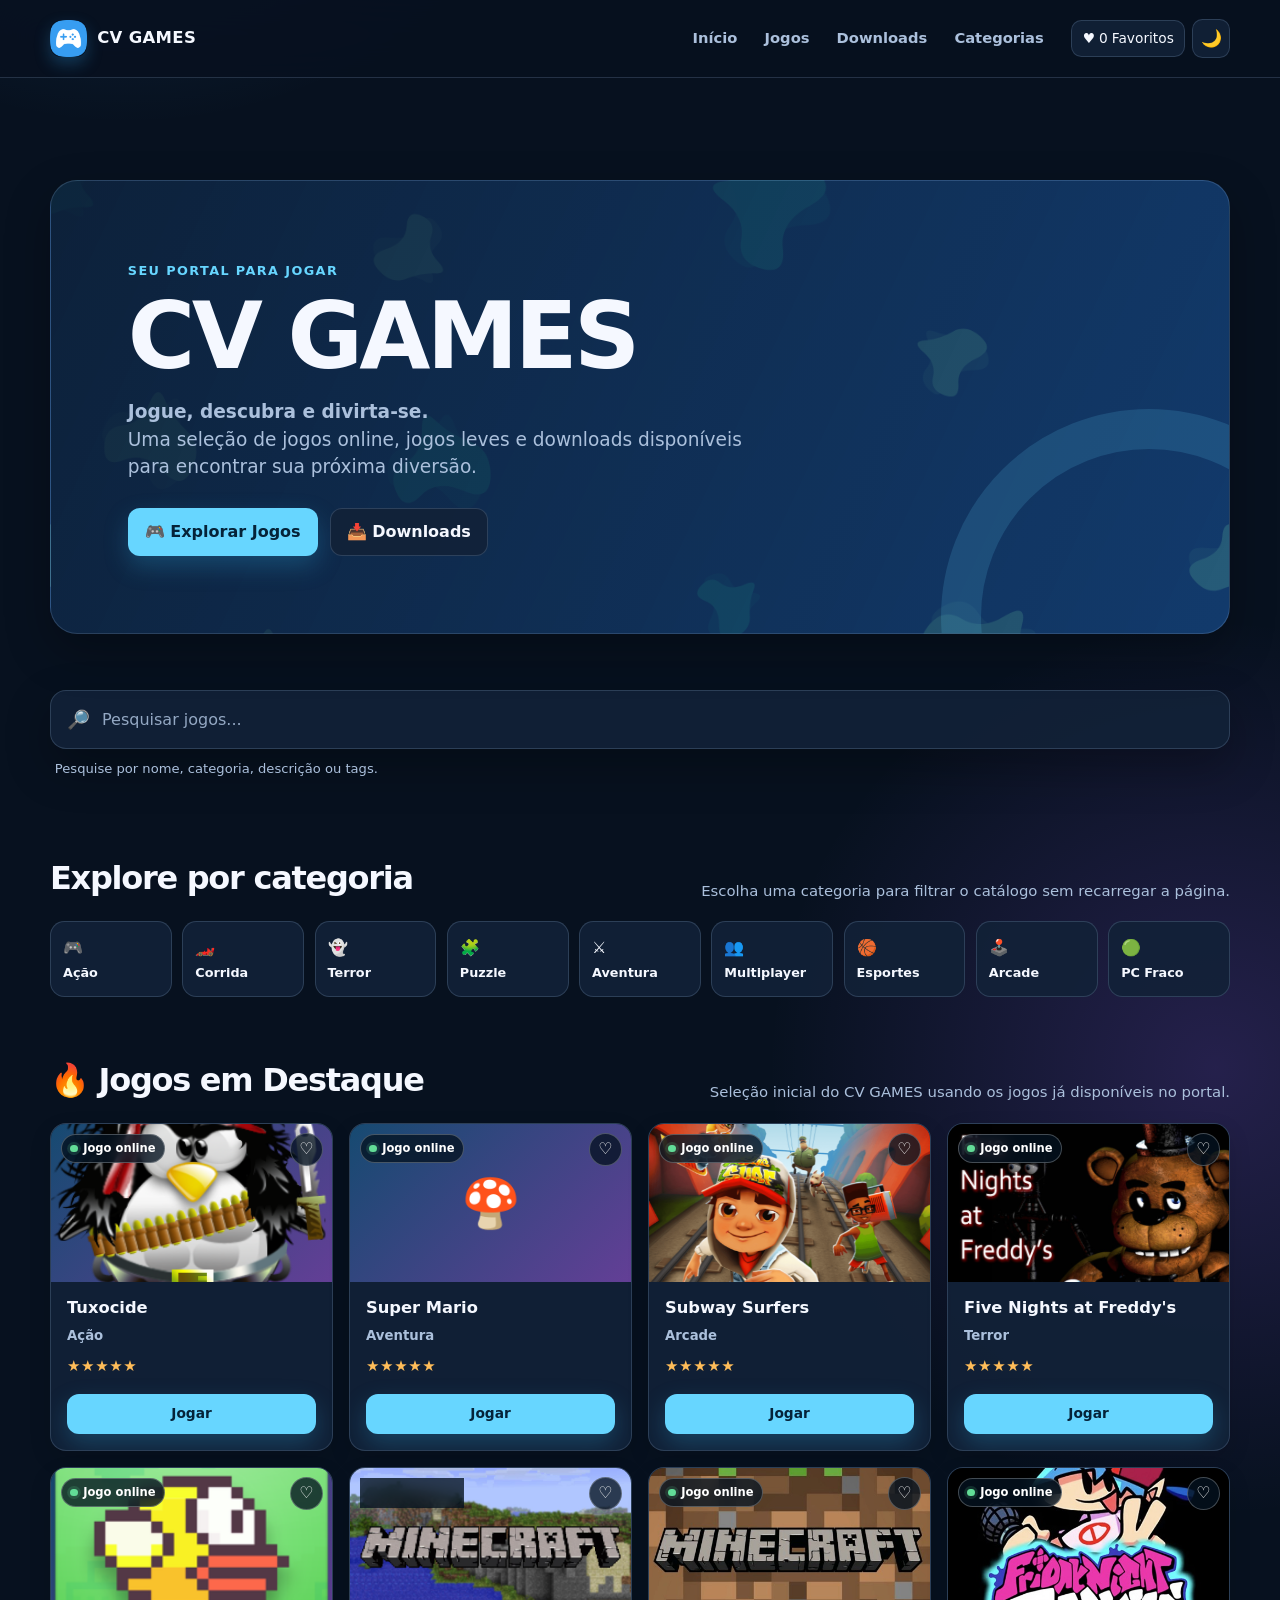
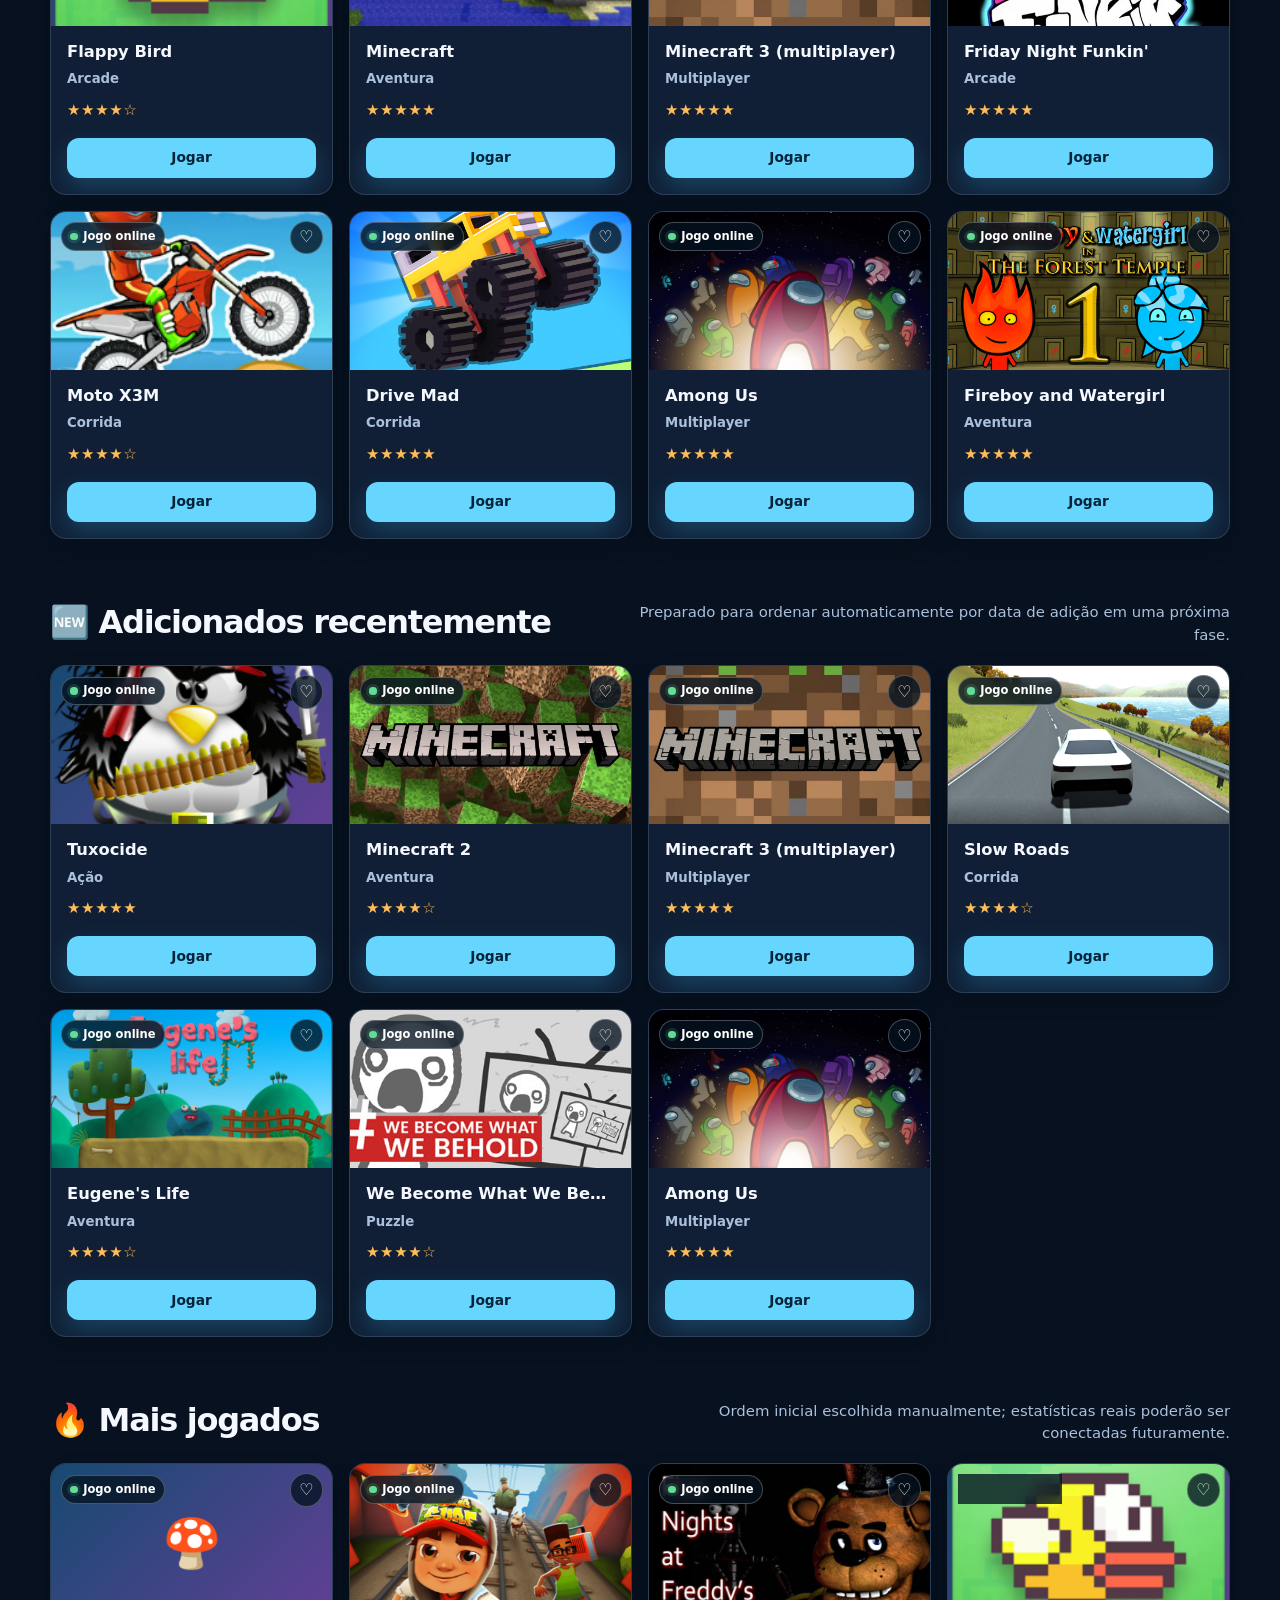
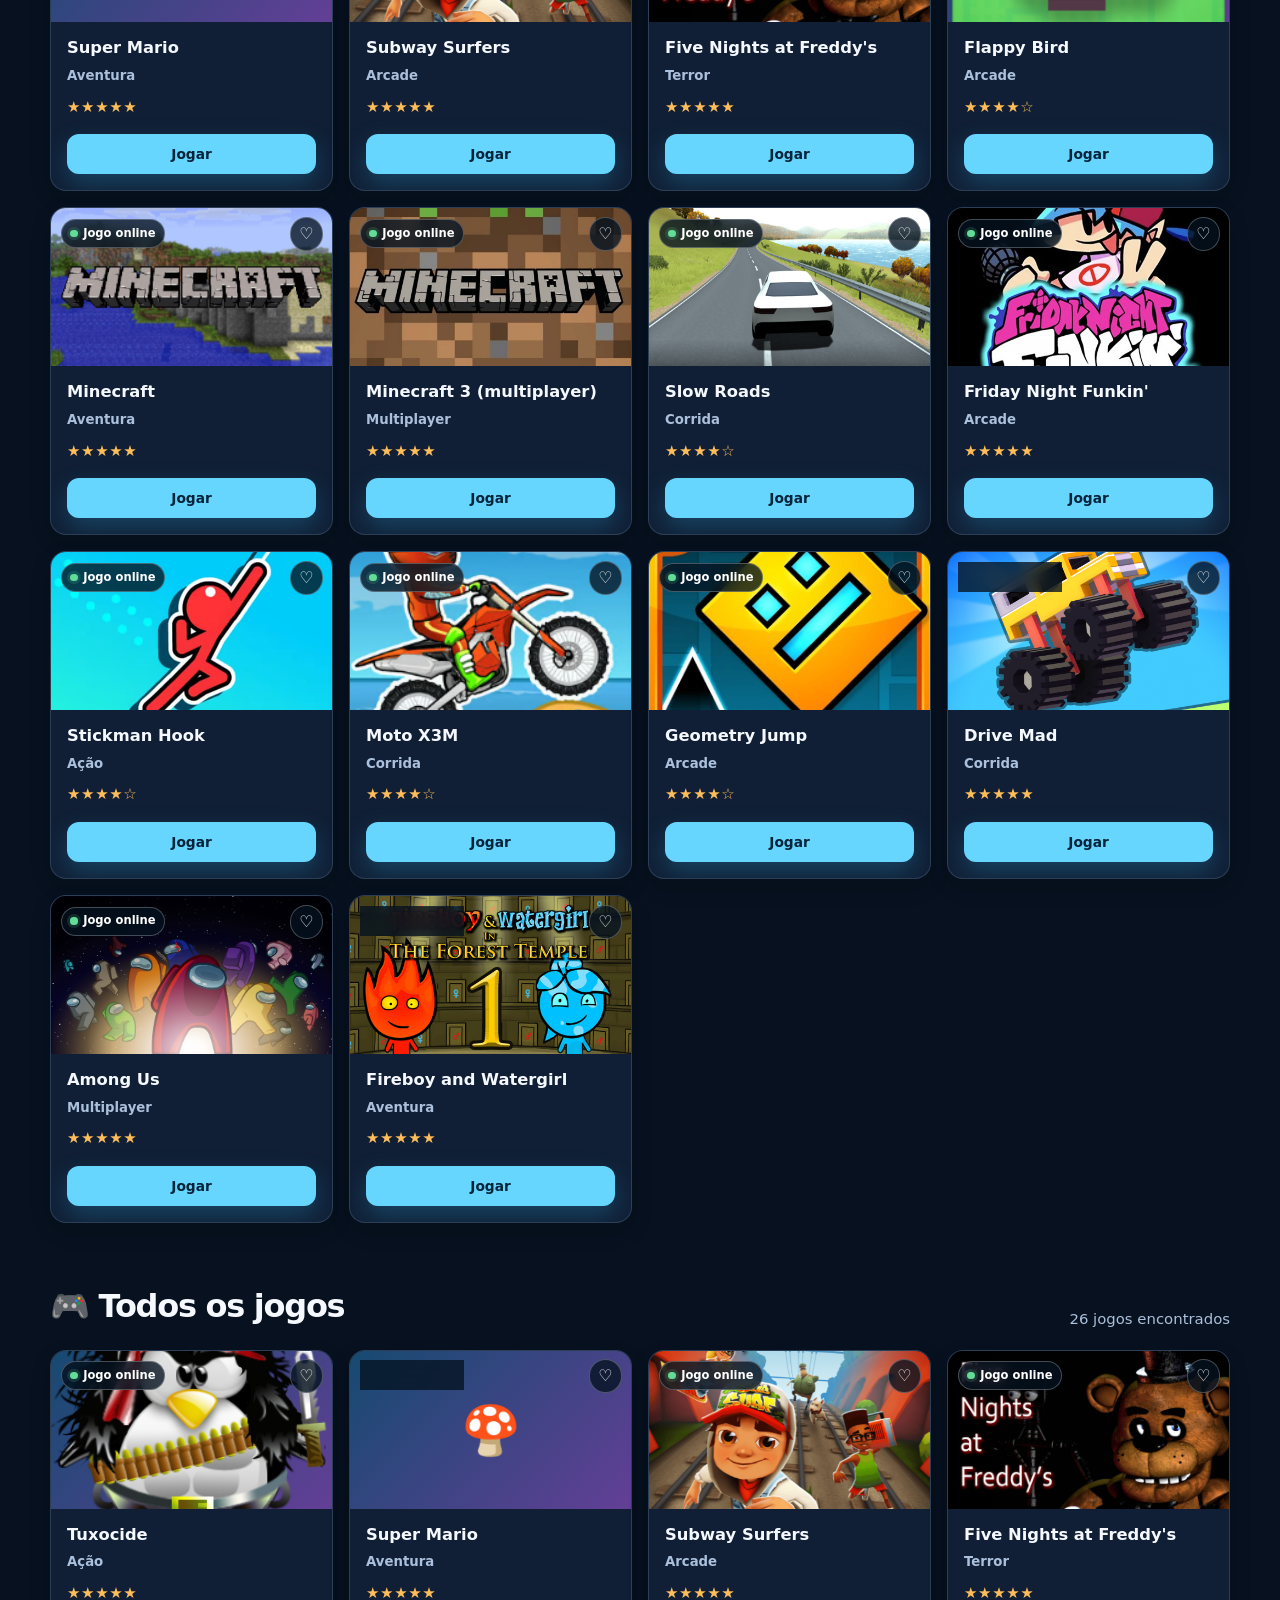
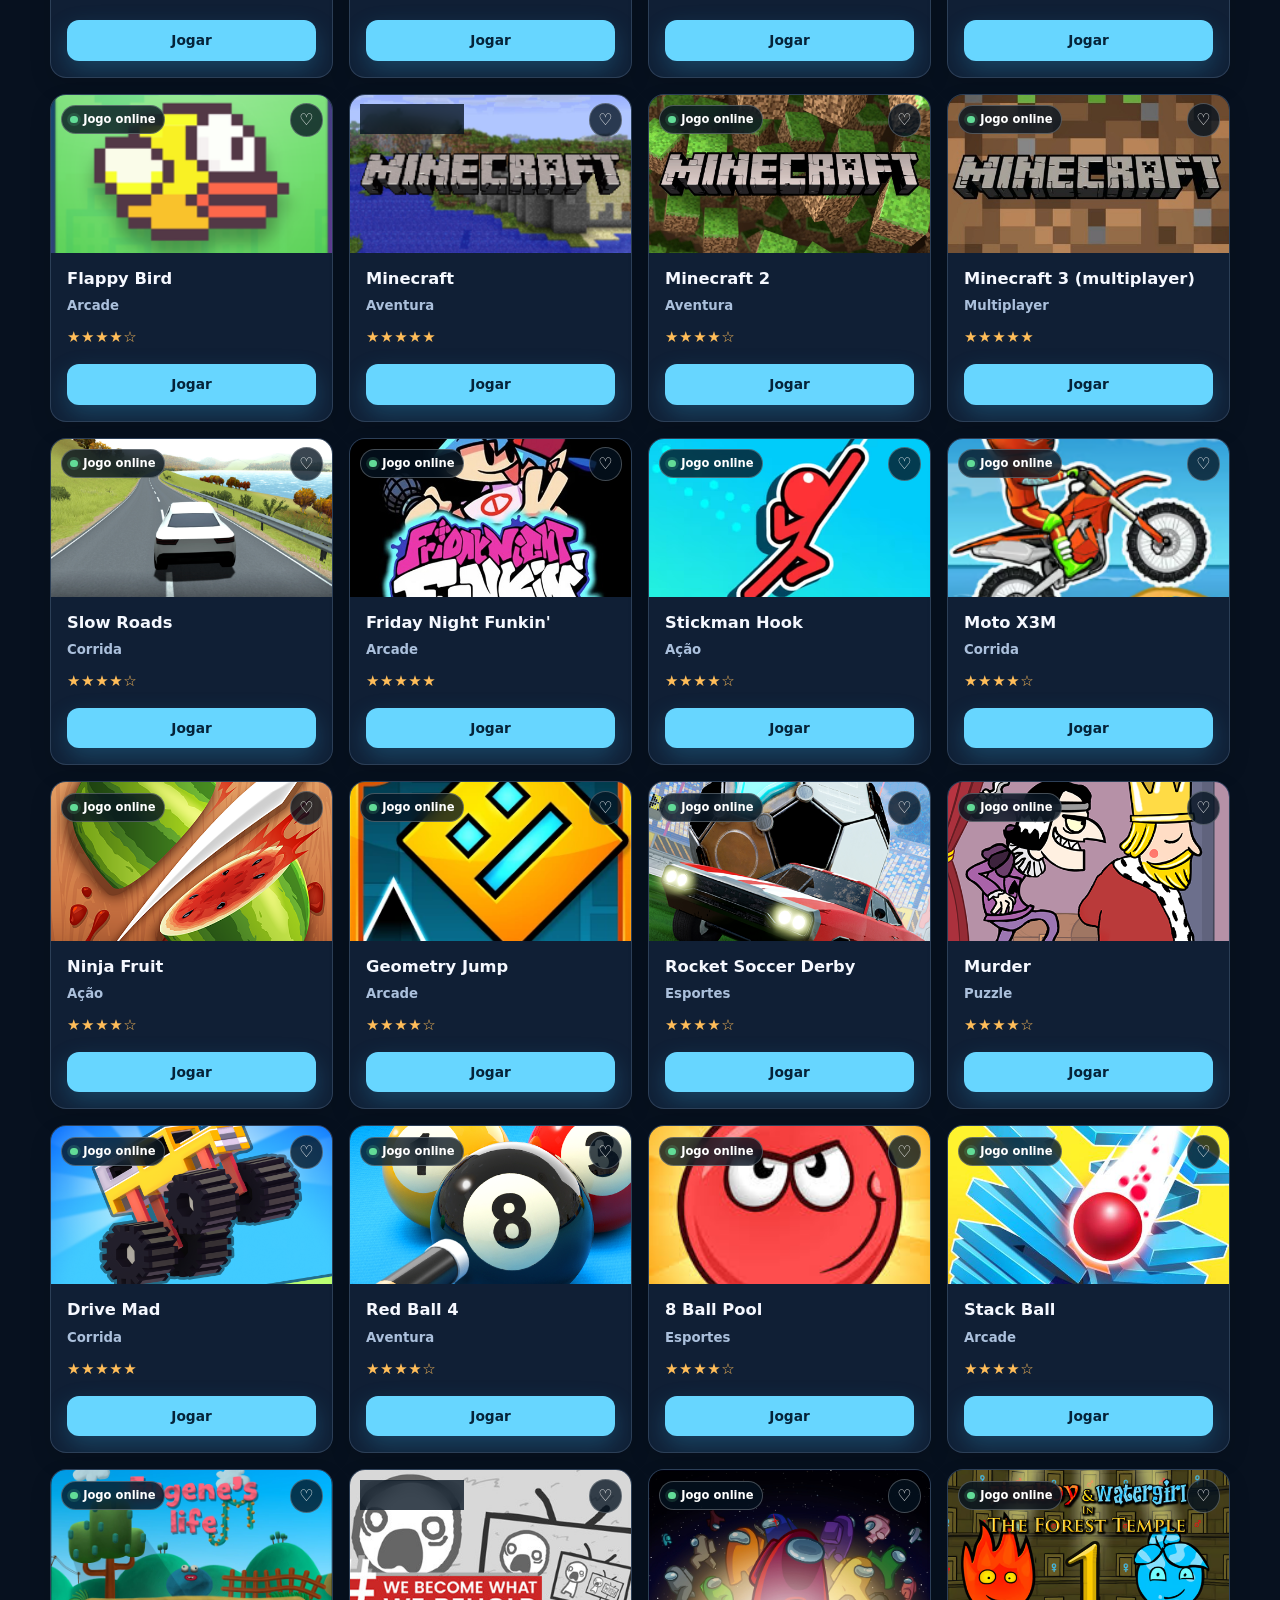
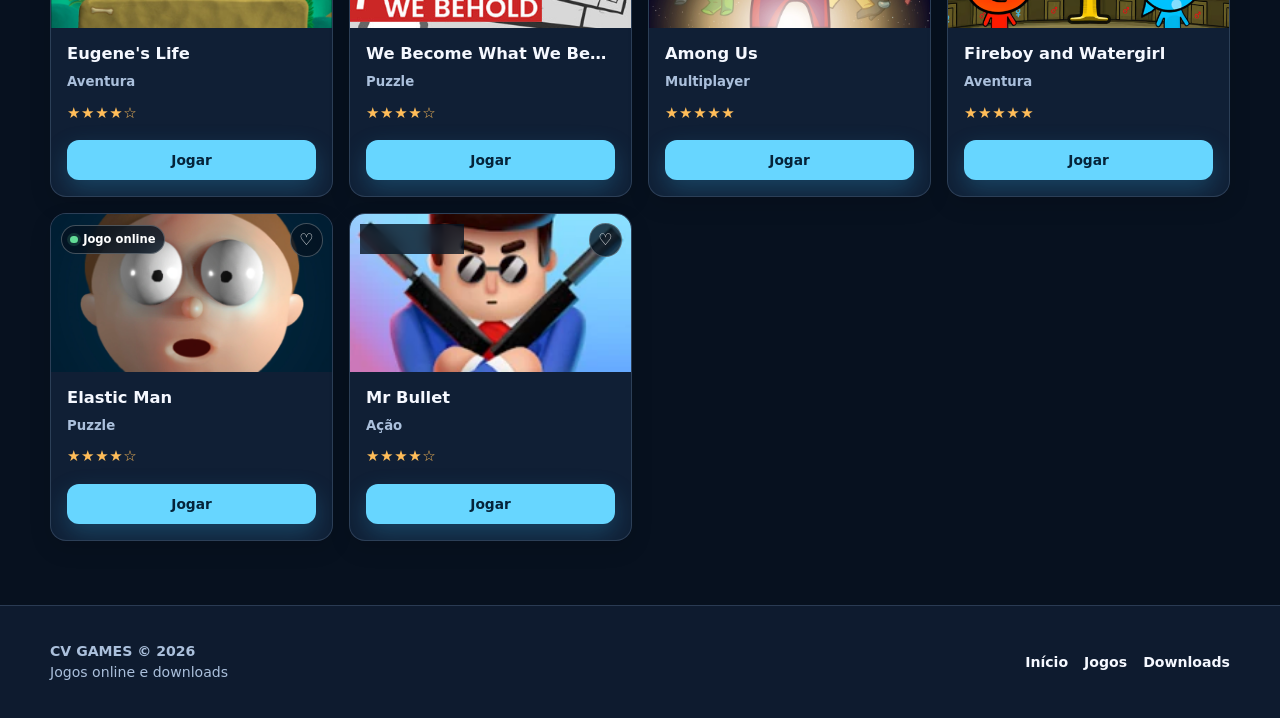
<file: index.html>
<!DOCTYPE html>
<html lang="pt-BR" data-theme="dark">
<head>
  <meta charset="UTF-8">
  <meta name="viewport" content="width=device-width, initial-scale=1.0">
  <meta name="description" content="CV GAMES reúne jogos online, jogos leves e downloads para você se divertir.">
  <title>CV GAMES — Jogos online e downloads</title>
  <link rel="icon" href="img/incon.png" type="image/png">
  <script>
    try {
      const savedTheme = localStorage.getItem('cv-games-theme');
      if (savedTheme === 'light' || savedTheme === 'dark') document.documentElement.dataset.theme = savedTheme;
    } catch {
      // O tema escuro definido no HTML continua como padrão seguro.
    }
  </script>
  <link rel="stylesheet" href="css/home.css">
  <script src="data/jogos.js" defer></script>
  <script src="js/home.js" defer></script>
</head>
<body>
  <a class="skip-link" href="#conteudo">Pular para o conteúdo</a>

  <header class="site-header" id="inicio">
    <div class="header-inner">
      <a class="brand" href="#inicio" aria-label="CV GAMES — Início">
        <img src="img/onconee.png" alt="">
        <span>CV GAMES</span>
      </a>

      <button class="menu-toggle" type="button" data-menu-toggle aria-expanded="false" aria-controls="menu-principal" aria-label="Abrir menu">☰</button>

      <nav class="primary-nav" id="menu-principal" data-primary-nav aria-label="Navegação principal">
        <a href="#inicio">Início</a>
        <a href="#jogos">Jogos</a>
        <a href="baixar.html">Downloads</a>
        <a href="#categorias">Categorias</a>
      </nav>

      <div class="header-actions">
        <button class="favorite-button" type="button" data-favorites-toggle aria-pressed="false" aria-label="Mostrar somente favoritos" title="Mostrar somente favoritos">
          <span class="favorite-icon" aria-hidden="true">♥</span>
          <span class="favorite-count" data-favorite-count>0</span>
          <span>Favoritos</span>
        </button>
        <button class="icon-button" type="button" data-theme-toggle aria-label="Ativar modo claro" title="Ativar modo claro">🌙</button>
      </div>
    </div>
  </header>

  <main id="conteudo">
    <section class="hero" aria-labelledby="hero-title">
      <div class="container">
        <div class="hero-panel">
          <p class="eyebrow">Seu portal para jogar</p>
          <h1 id="hero-title">CV GAMES</h1>
          <p class="hero-copy"><strong>Jogue, descubra e divirta-se.</strong><br>Uma seleção de jogos online, jogos leves e downloads disponíveis para encontrar sua próxima diversão.</p>
          <div class="hero-actions">
            <a class="button button-primary" href="#jogos">🎮 Explorar Jogos</a>
            <a class="button button-secondary" href="baixar.html">📥 Downloads</a>
          </div>
        </div>
      </div>
    </section>

    <section class="search-section" aria-label="Pesquisar jogos">
      <div class="container">
        <label class="search-box" for="pesquisa-jogos">
          <span aria-hidden="true">🔎</span>
          <input id="pesquisa-jogos" type="search" data-game-search placeholder="Pesquisar jogos..." autocomplete="off" aria-describedby="status-pesquisa">
        </label>
        <p class="search-status" id="status-pesquisa" data-search-status aria-live="polite"></p>
      </div>
    </section>

    <section class="content-section" id="categorias" aria-labelledby="titulo-categorias">
      <div class="container">
        <div class="section-heading">
          <h2 id="titulo-categorias">Explore por categoria</h2>
          <p>Escolha uma categoria para filtrar o catálogo sem recarregar a página.</p>
        </div>
        <div class="category-list">
          <button class="category-chip" type="button" data-category-filter="acao" aria-pressed="false"><span aria-hidden="true">🎮</span><span>Ação</span></button>
          <button class="category-chip" type="button" data-category-filter="corrida" aria-pressed="false"><span aria-hidden="true">🏎️</span><span>Corrida</span></button>
          <button class="category-chip" type="button" data-category-filter="terror" aria-pressed="false"><span aria-hidden="true">👻</span><span>Terror</span></button>
          <button class="category-chip" type="button" data-category-filter="puzzle" aria-pressed="false"><span aria-hidden="true">🧩</span><span>Puzzle</span></button>
          <button class="category-chip" type="button" data-category-filter="aventura" aria-pressed="false"><span aria-hidden="true">⚔️</span><span>Aventura</span></button>
          <button class="category-chip" type="button" data-category-filter="multiplayer" aria-pressed="false"><span aria-hidden="true">👥</span><span>Multiplayer</span></button>
          <button class="category-chip" type="button" data-category-filter="esportes" aria-pressed="false"><span aria-hidden="true">🏀</span><span>Esportes</span></button>
          <button class="category-chip" type="button" data-category-filter="arcade" aria-pressed="false"><span aria-hidden="true">🕹️</span><span>Arcade</span></button>
          <button class="category-chip" type="button" data-category-filter="pc-fraco" aria-pressed="false"><span aria-hidden="true">🟢</span><span>PC Fraco</span></button>
        </div>
      </div>
    </section>

    <section class="content-section curated-section" id="destaques" aria-labelledby="titulo-destaques">
      <div class="container">
        <div class="section-heading">
          <h2 id="titulo-destaques">🔥 Jogos em Destaque</h2>
          <p>Seleção inicial do CV GAMES usando os jogos já disponíveis no portal.</p>
        </div>
        <div class="game-grid" id="featured-games" aria-live="polite"></div>
      </div>
    </section>

    <section class="content-section curated-section" id="recentes" aria-labelledby="titulo-recentes">
      <div class="container">
        <div class="section-heading">
          <h2 id="titulo-recentes">🆕 Adicionados recentemente</h2>
          <p>Preparado para ordenar automaticamente por data de adição em uma próxima fase.</p>
        </div>
        <div class="game-grid" id="recent-games" aria-live="polite"></div>
      </div>
    </section>

    <section class="content-section curated-section" id="populares" aria-labelledby="titulo-populares">
      <div class="container">
        <div class="section-heading">
          <h2 id="titulo-populares">🔥 Mais jogados</h2>
          <p>Ordem inicial escolhida manualmente; estatísticas reais poderão ser conectadas futuramente.</p>
        </div>
        <div class="game-grid" id="popular-games" aria-live="polite"></div>
      </div>
    </section>

    <section class="content-section" id="jogos" aria-labelledby="titulo-jogos">
      <div class="container">
        <div class="section-heading">
          <h2 id="titulo-jogos" data-catalog-title>🎮 Todos os jogos</h2>
          <div class="catalog-summary">
            <p data-results-count aria-live="polite">26 jogos encontrados</p>
            <button class="catalog-reset" type="button" data-clear-filters>🎮 Todos os jogos</button>
          </div>
        </div>
        <div class="game-grid" id="all-games" aria-live="polite">
          <p class="empty-state">Carregando catálogo de jogos...</p>
        </div>
      </div>
    </section>
  </main>

  <footer class="site-footer">
    <div class="footer-inner">
      <div>
        <p><strong>CV GAMES © 2026</strong></p>
        <p>Jogos online e downloads</p>
      </div>
      <nav class="footer-nav" aria-label="Navegação do rodapé">
        <a href="#inicio">Início</a>
        <a href="#jogos">Jogos</a>
        <a href="baixar.html">Downloads</a>
      </nav>
    </div>
  </footer>
</body>
</html>
</file>
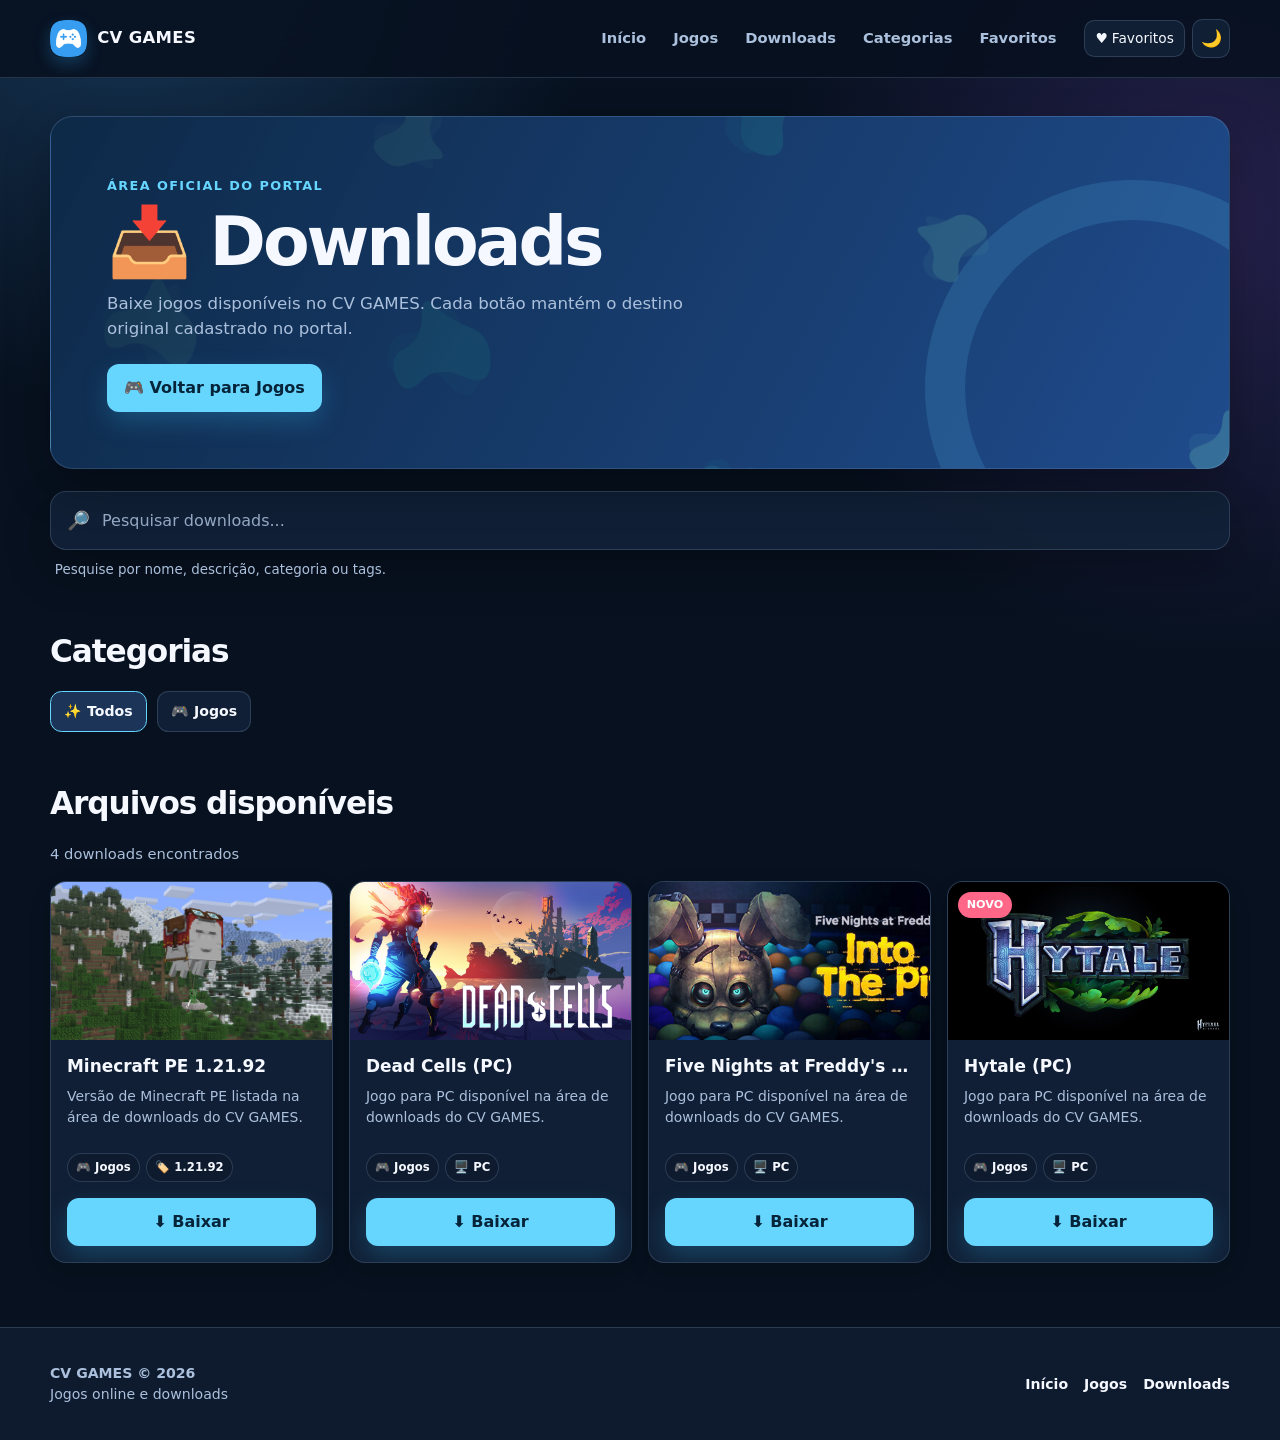
<file: baixar.html>
<!DOCTYPE html>
<html lang="pt-BR" data-theme="dark">
<head>
  <meta charset="UTF-8">
  <meta name="viewport" content="width=device-width, initial-scale=1.0">
  <meta name="description" content="Downloads disponíveis no CV GAMES.">
  <title>Downloads — CV GAMES</title>
  <link rel="icon" href="img/incon.png" type="image/png">
  <script>
    try {
      const savedTheme = localStorage.getItem('cv-games-theme');
      if (savedTheme === 'light' || savedTheme === 'dark') document.documentElement.dataset.theme = savedTheme;
    } catch {
      // O tema escuro continua como padrão se o armazenamento local não estiver disponível.
    }
  </script>
  <link rel="stylesheet" href="css/home.css">
  <link rel="stylesheet" href="css/downloads.css">
  <script src="data/downloads.js" defer></script>
  <script src="js/downloads.js" defer></script>
</head>
<body>
  <a class="skip-link" href="#downloads">Pular para os downloads</a>

  <header class="site-header" id="inicio">
    <div class="header-inner">
      <a class="brand" href="index.html" aria-label="CV GAMES — Início">
        <img src="img/onconee.png" alt="">
        <span>CV GAMES</span>
      </a>
      <button class="menu-toggle" type="button" data-menu-toggle aria-expanded="false" aria-controls="menu-principal" aria-label="Abrir menu">☰</button>
      <nav class="primary-nav" id="menu-principal" data-primary-nav aria-label="Navegação principal">
        <a href="index.html">Início</a>
        <a href="index.html#jogos">Jogos</a>
        <a href="baixar.html" aria-current="page">Downloads</a>
        <a href="#categorias">Categorias</a>
        <a href="index.html?favoritos=1#jogos">Favoritos</a>
      </nav>
      <div class="header-actions">
        <a class="favorite-button" href="index.html?favoritos=1#jogos" aria-label="Ver favoritos" title="Ver favoritos"><span class="favorite-icon" aria-hidden="true">♥</span><span>Favoritos</span></a>
        <button class="icon-button" type="button" data-theme-toggle aria-label="Ativar modo claro" title="Ativar modo claro">🌙</button>
      </div>
    </div>
  </header>

  <main class="container downloads-main">
    <section class="downloads-hero" aria-labelledby="downloads-title">
      <p class="eyebrow">Área oficial do portal</p>
      <h1 id="downloads-title">📥 Downloads</h1>
      <p>Baixe jogos disponíveis no CV GAMES. Cada botão mantém o destino original cadastrado no portal.</p>
      <a class="button button-primary" href="index.html#jogos">🎮 Voltar para Jogos</a>
    </section>

    <section class="download-search-area" aria-label="Pesquisar downloads">
      <label class="search-box" for="pesquisa-downloads">
        <span aria-hidden="true">🔎</span>
        <input id="pesquisa-downloads" type="search" data-download-search placeholder="Pesquisar downloads..." autocomplete="off" aria-describedby="status-pesquisa-downloads">
      </label>
      <p class="download-search-status" id="status-pesquisa-downloads" data-download-search-status aria-live="polite"></p>
    </section>

    <section class="download-section" id="categorias" aria-labelledby="categorias-title">
      <div class="download-section-heading">
        <h2 id="categorias-title">Categorias</h2>
      </div>
      <div class="download-category-list">
        <button class="download-category-chip is-selected" type="button" data-download-category="todos" aria-pressed="true">✨ Todos</button>
        <button class="download-category-chip" type="button" data-download-category="jogos" aria-pressed="false">🎮 Jogos</button>
      </div>
    </section>

    <section class="download-section" id="downloads" aria-labelledby="catalogo-title">
      <div class="download-section-heading">
        <h2 id="catalogo-title">Arquivos disponíveis</h2>
      </div>
      <div class="download-catalog-bar">
        <p data-download-count aria-live="polite">4 downloads encontrados</p>
        <button class="download-clear" type="button" data-clear-download-filters hidden>Limpar filtros</button>
      </div>
      <div class="download-grid" id="download-grid" aria-live="polite">
        <p>Carregando downloads...</p>
      </div>
    </section>
  </main>

  <footer class="site-footer">
    <div class="footer-inner">
      <div>
        <p><strong>CV GAMES © 2026</strong></p>
        <p>Jogos online e downloads</p>
      </div>
      <nav class="footer-nav" aria-label="Navegação do rodapé">
        <a href="index.html">Início</a>
        <a href="index.html#jogos">Jogos</a>
        <a href="baixar.html">Downloads</a>
      </nav>
    </div>
  </footer>
</body>
</html>
</file>
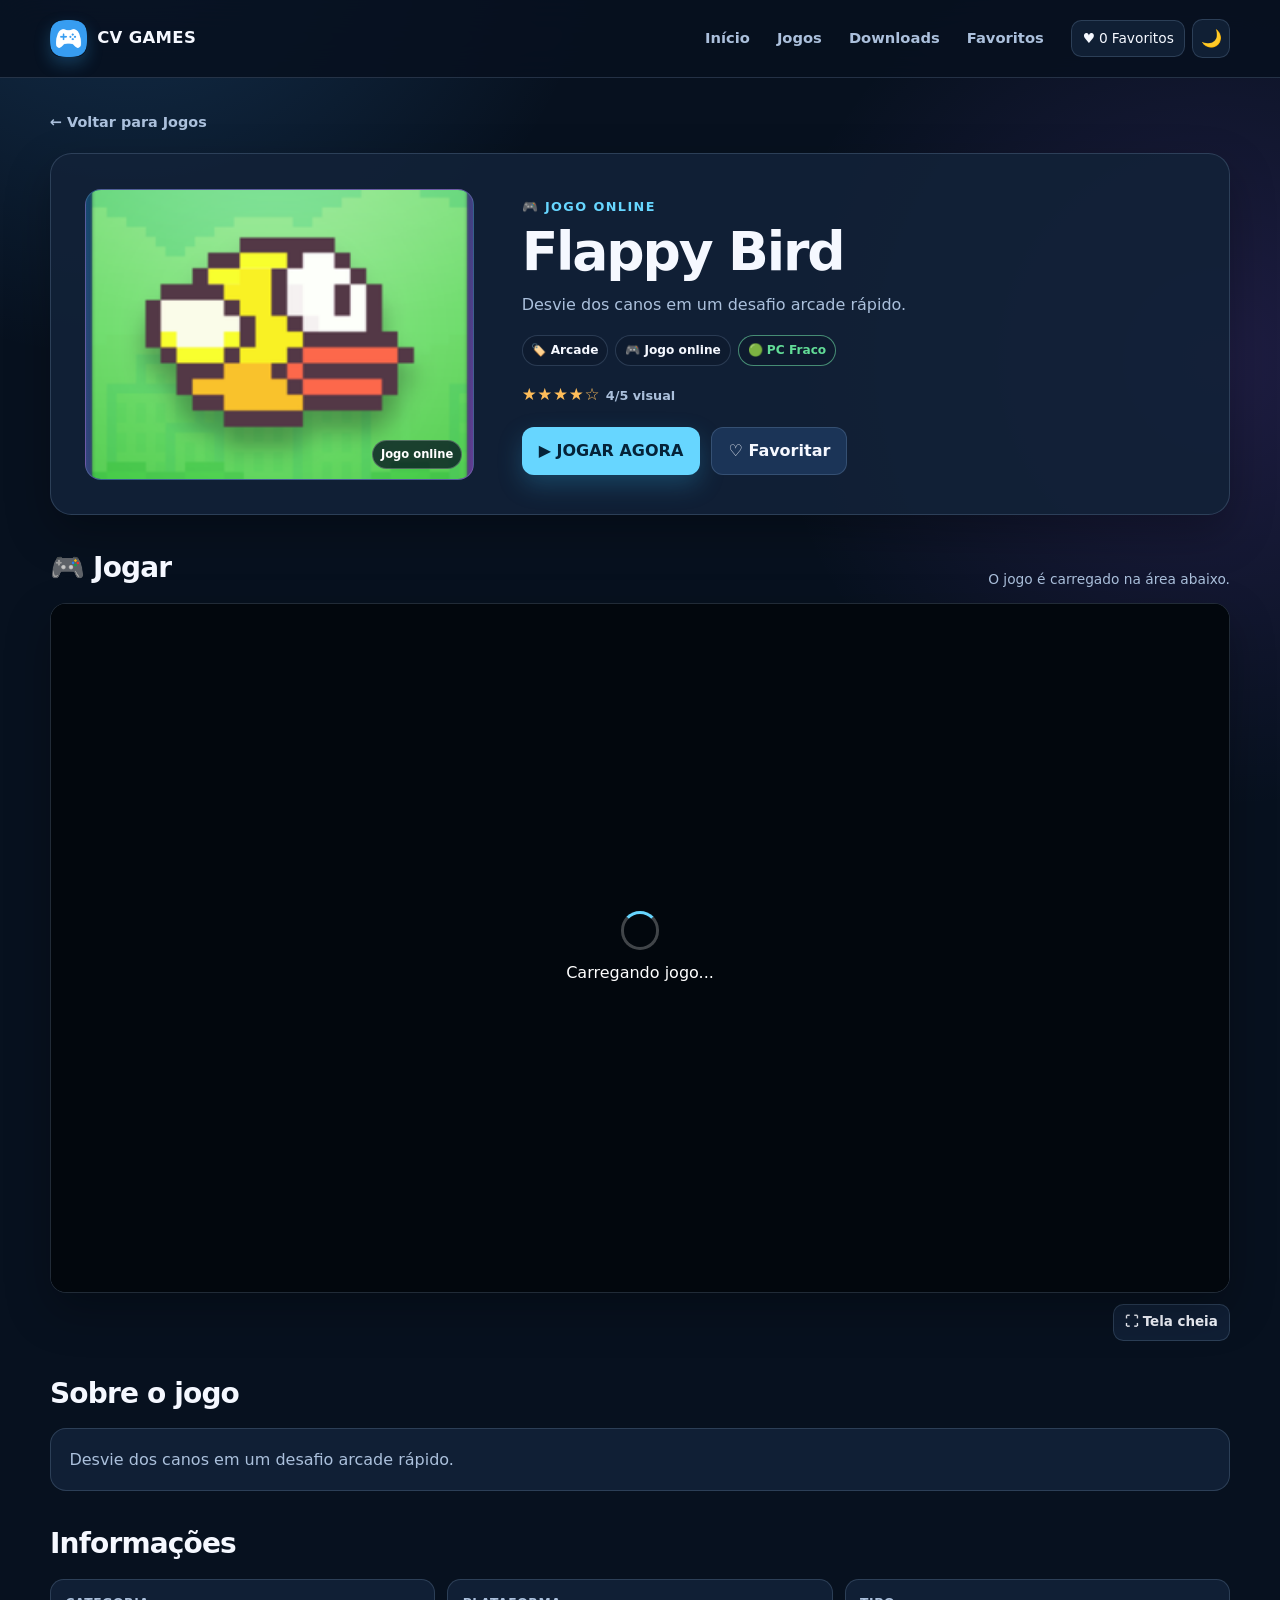
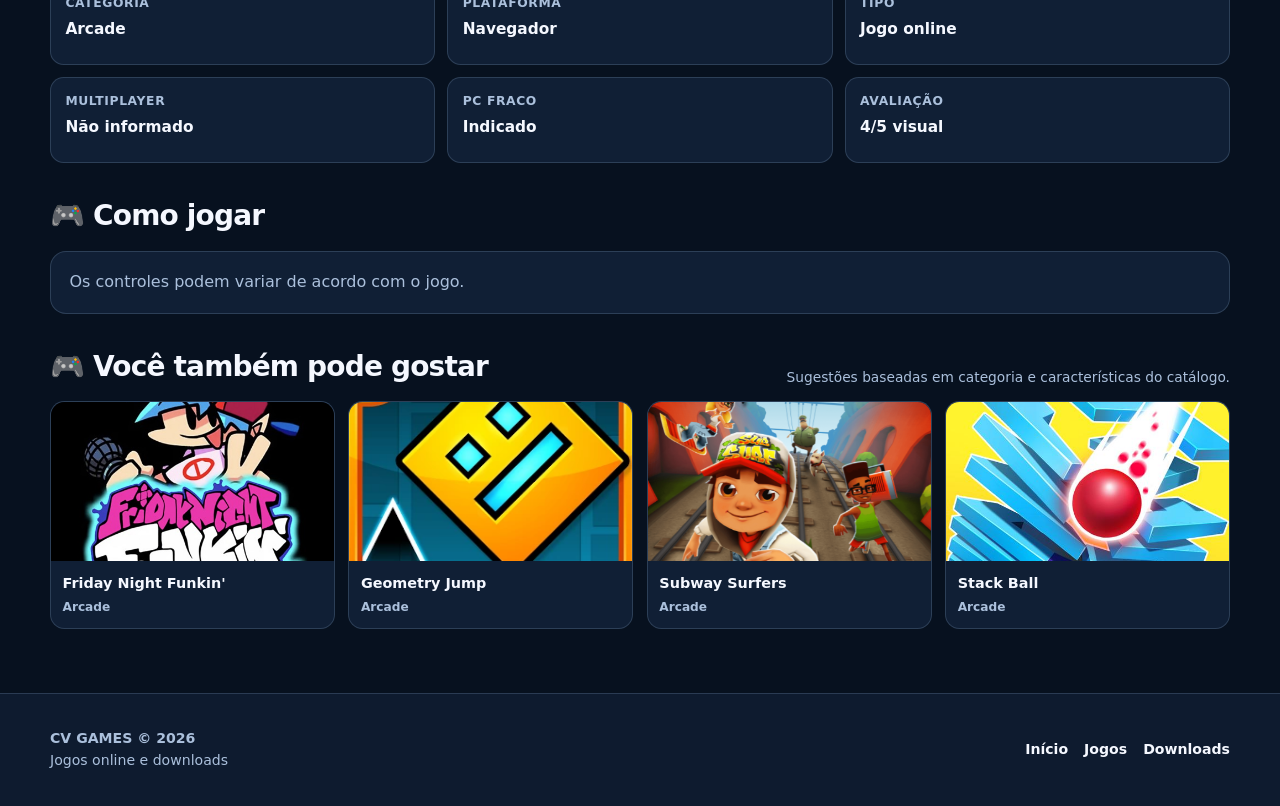
<file: flappy.html>
<!DOCTYPE html>
<html lang="pt-BR" data-theme="dark">
<head>
  <meta charset="UTF-8">
  <meta name="viewport" content="width=device-width, initial-scale=1.0">
  <title>Flappy Bird — CV GAMES</title>
  <link rel="icon" href="img/incon.png" type="image/png">
  <script>
    try { const savedTheme = localStorage.getItem('cv-games-theme'); if (savedTheme === 'light' || savedTheme === 'dark') document.documentElement.dataset.theme = savedTheme; } catch {}
    window.NOSW = true;
    window.GAME_CONFIG = { pokiSdkDebug: false, leaderboard: 'mockup', bundlesPath: './bundles' };
    delete Array.prototype.group;
  </script>
  <link rel="stylesheet" href="css/home.css">
  <link rel="stylesheet" href="css/game-page.css">
  <script src="data/jogos.js" defer></script>
  <script src="js/game-page.js" defer></script>
</head>
<body class="game-page" data-game-id="flappy-bird">
  <a class="skip-link" href="#jogar">Pular para o jogo</a>
  <header id="game-page-header"></header>
  <main class="container game-main">
    <div id="game-intro"></div>
    <section class="game-section" id="jogar" aria-labelledby="jogar-title">
      <div class="game-section-heading"><h2 id="jogar-title">🎮 Jogar</h2><p>O jogo é carregado na área abaixo.</p></div>
      <div class="game-stage"><div class="game-loader" data-game-loading><span class="loader-ring" aria-hidden="true"></span><span>Carregando jogo...</span></div><iframe id="jogo-frame" data-game-iframe src="https://nebez.github.io/floppybird/" title="Flappy Bird" allowfullscreen></iframe></div>
      <div class="game-stage-tools"><button type="button" data-game-fullscreen>⛶ Tela cheia</button></div>
    </section>
    <div id="game-details"></div>
  </main>
  <footer id="game-page-footer"></footer>
</body>
</html>
</file>
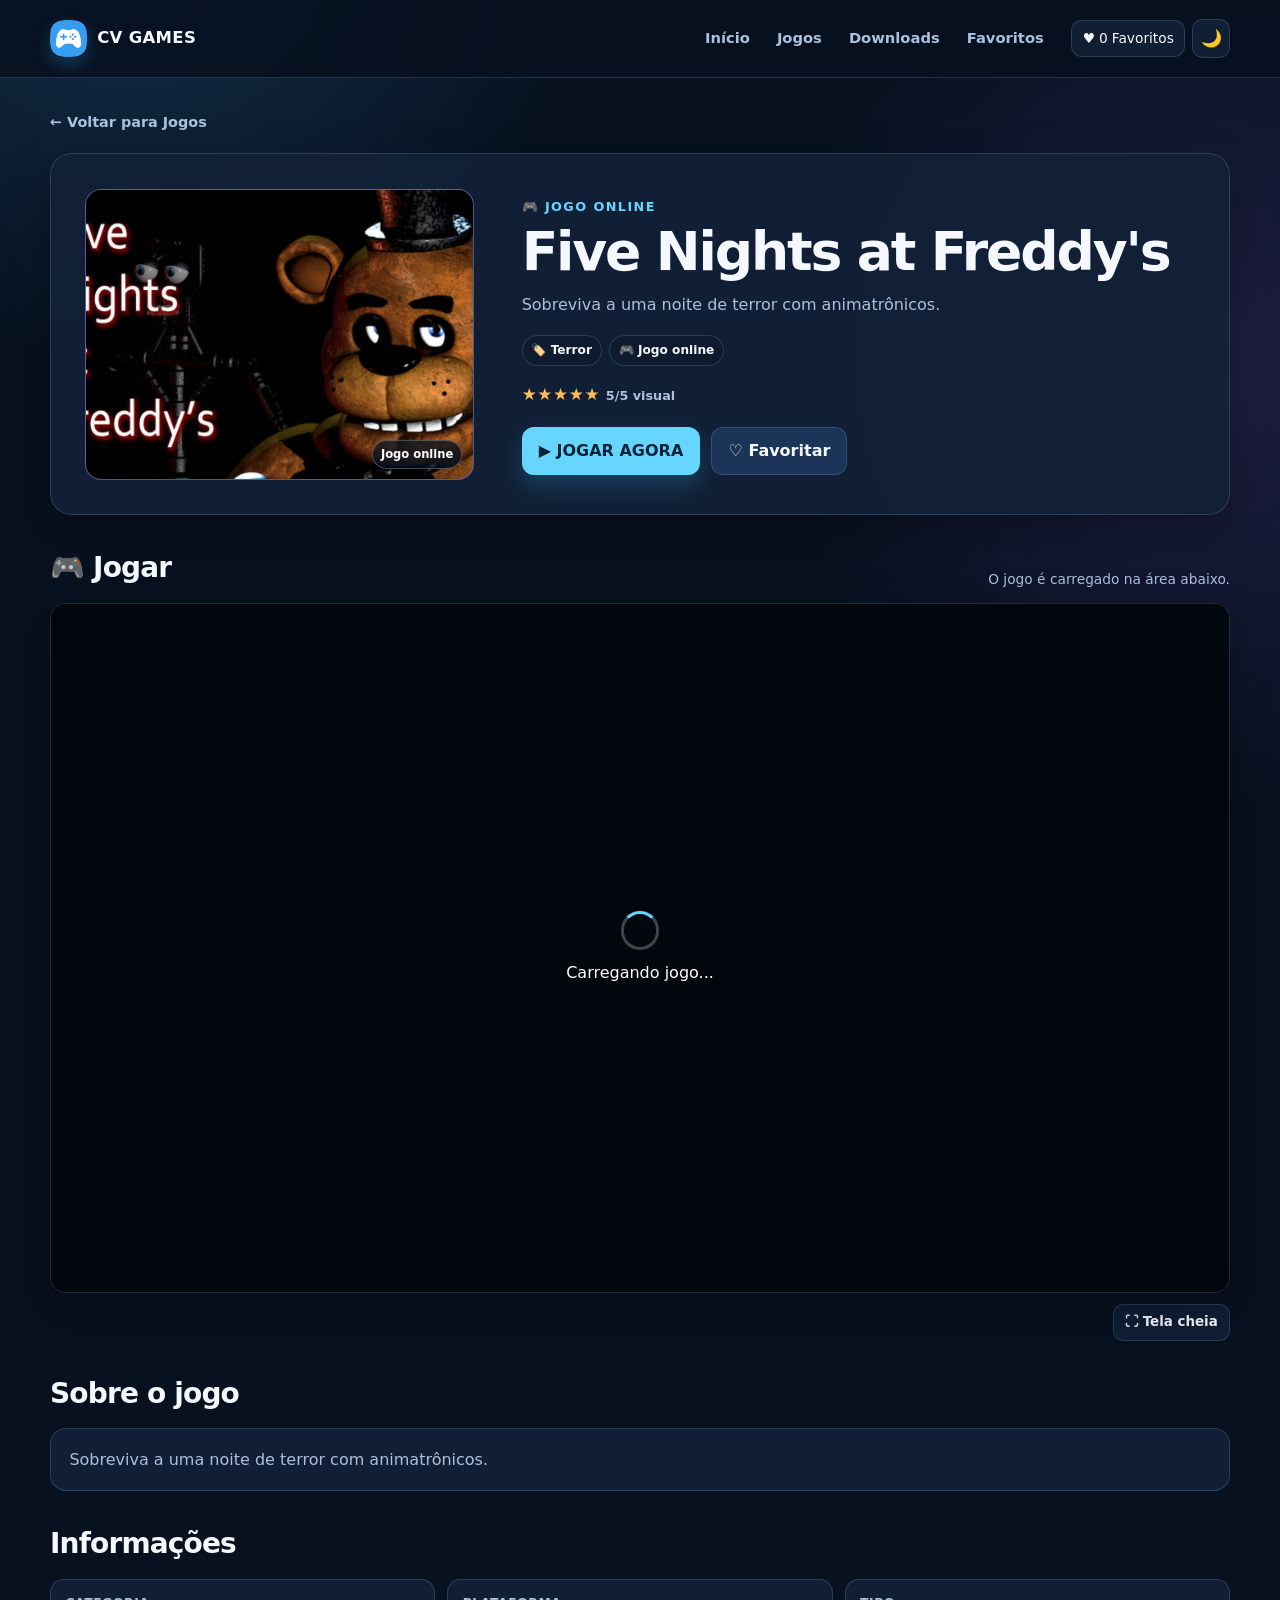
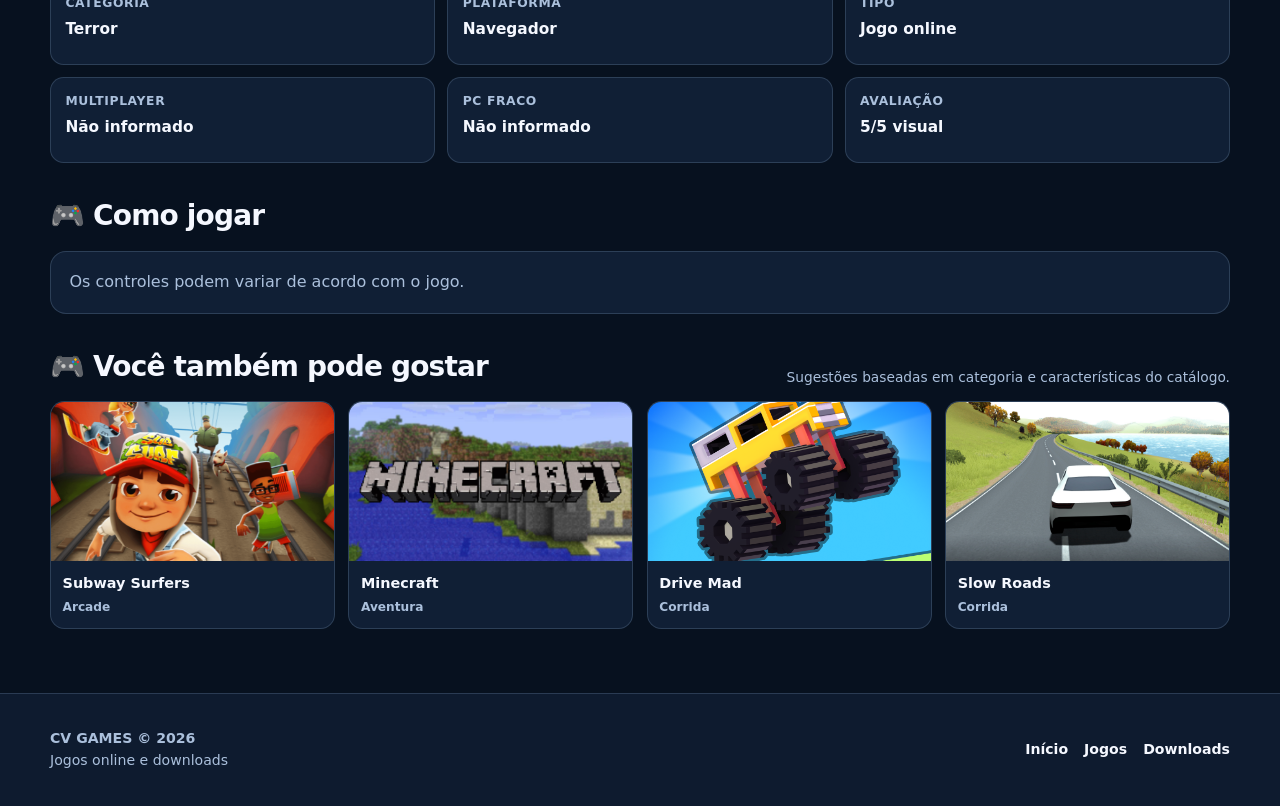
<file: fnaf.html>
<!DOCTYPE html>
<html lang="pt-BR" data-theme="dark">
<head>
  <meta charset="UTF-8">
  <meta name="viewport" content="width=device-width, initial-scale=1.0">
  <title>Five Nights at Freddy's — CV GAMES</title>
  <link rel="icon" href="img/incon.png" type="image/png">
  <script>
    try { const savedTheme = localStorage.getItem('cv-games-theme'); if (savedTheme === 'light' || savedTheme === 'dark') document.documentElement.dataset.theme = savedTheme; } catch {}
    window.NOSW = true;
    window.GAME_CONFIG = { pokiSdkDebug: false, leaderboard: 'mockup', bundlesPath: './bundles' };
    delete Array.prototype.group;
  </script>
  <link rel="stylesheet" href="css/home.css">
  <link rel="stylesheet" href="css/game-page.css">
  <script src="data/jogos.js" defer></script>
  <script src="js/game-page.js" defer></script>
</head>
<body class="game-page" data-game-id="fnaf">
  <a class="skip-link" href="#jogar">Pular para o jogo</a>
  <header id="game-page-header"></header>
  <main class="container game-main">
    <div id="game-intro"></div>
    <section class="game-section" id="jogar" aria-labelledby="jogar-title">
      <div class="game-section-heading"><h2 id="jogar-title">🎮 Jogar</h2><p>O jogo é carregado na área abaixo.</p></div>
      <div class="game-stage"><div class="game-loader" data-game-loading><span class="loader-ring" aria-hidden="true"></span><span>Carregando jogo...</span></div><iframe id="jogo-frame" data-game-iframe src="https://wellsousaaa.github.io/Five-Nights-at-Freddys-Web/" title="Five Nights at Freddy's" allowfullscreen></iframe></div>
      <div class="game-stage-tools"><button type="button" data-game-fullscreen>⛶ Tela cheia</button></div>
    </section>
    <div id="game-details"></div>
  </main>
  <footer id="game-page-footer"></footer>
</body>
</html>
</file>
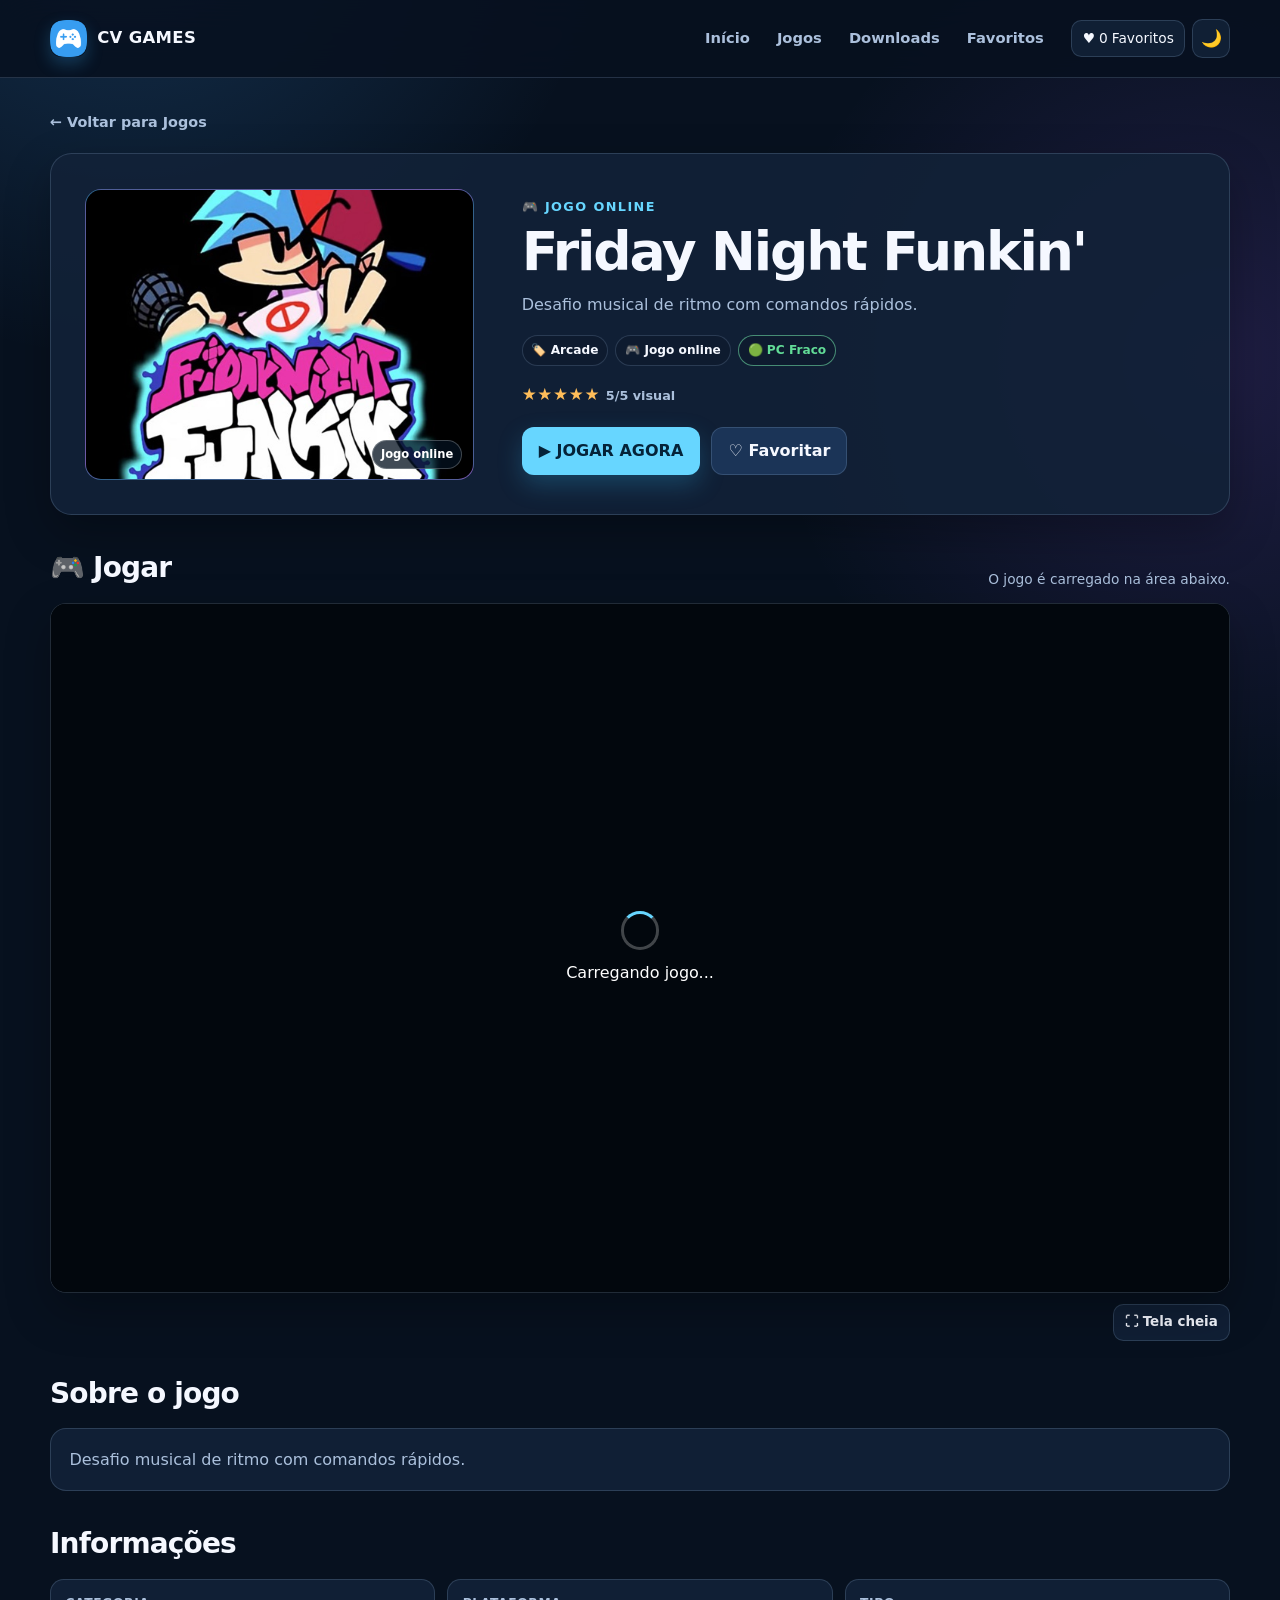
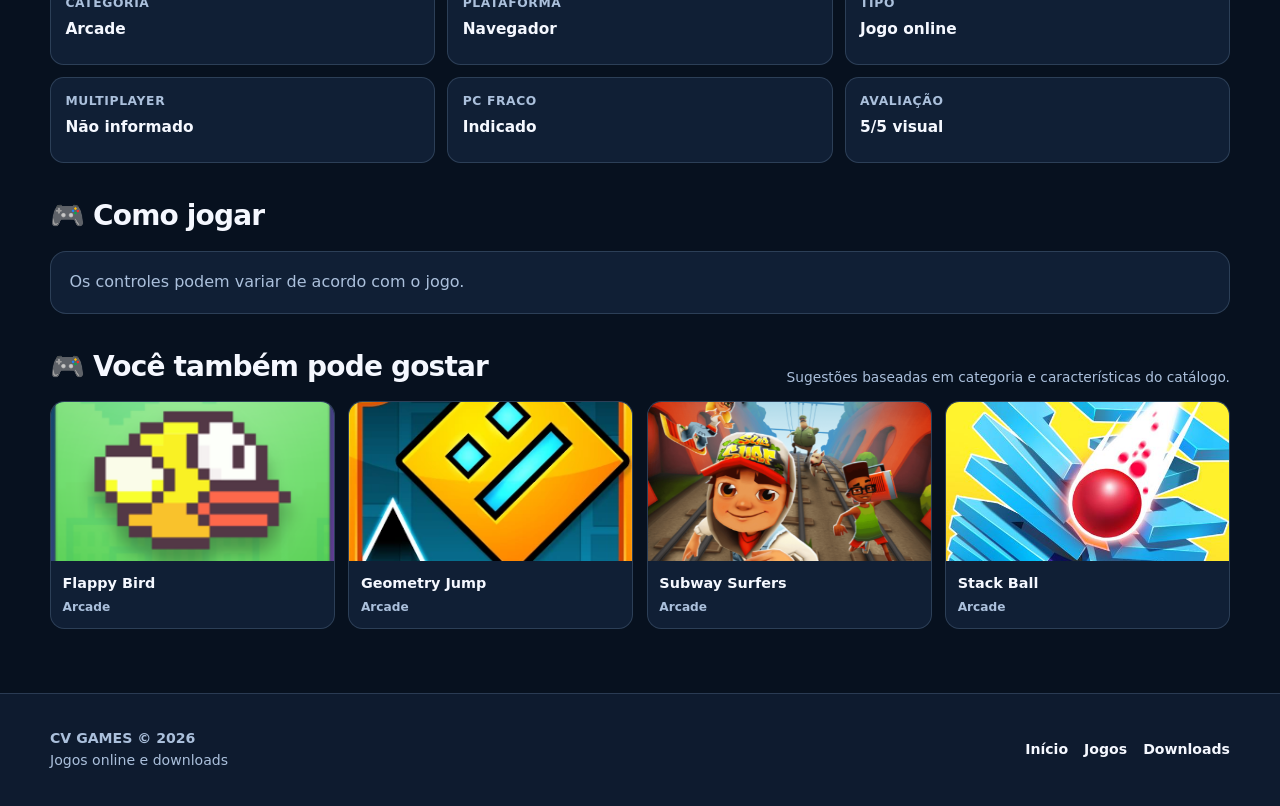
<file: fnf.html>
<!DOCTYPE html>
<html lang="pt-BR" data-theme="dark">
<head>
  <meta charset="UTF-8">
  <meta name="viewport" content="width=device-width, initial-scale=1.0">
  <title>Friday Night Funkin' — CV GAMES</title>
  <link rel="icon" href="img/incon.png" type="image/png">
  <script>
    try { const savedTheme = localStorage.getItem('cv-games-theme'); if (savedTheme === 'light' || savedTheme === 'dark') document.documentElement.dataset.theme = savedTheme; } catch {}
    window.NOSW = true;
    window.GAME_CONFIG = { pokiSdkDebug: false, leaderboard: 'mockup', bundlesPath: './bundles' };
    delete Array.prototype.group;
  </script>
  <link rel="stylesheet" href="css/home.css">
  <link rel="stylesheet" href="css/game-page.css">
  <script src="data/jogos.js" defer></script>
  <script src="js/game-page.js" defer></script>
</head>
<body class="game-page" data-game-id="fnf">
  <a class="skip-link" href="#jogar">Pular para o jogo</a>
  <header id="game-page-header"></header>
  <main class="container game-main">
    <div id="game-intro"></div>
    <section class="game-section" id="jogar" aria-labelledby="jogar-title">
      <div class="game-section-heading"><h2 id="jogar-title">🎮 Jogar</h2><p>O jogo é carregado na área abaixo.</p></div>
      <div class="game-stage"><div class="game-loader" data-game-loading><span class="loader-ring" aria-hidden="true"></span><span>Carregando jogo...</span></div><iframe id="jogo-frame" data-game-iframe src="https://tbg95.github.io/fnf-vs-tabi-ex-boyfriend/" title="Friday Night Funkin'" allowfullscreen></iframe></div>
      <div class="game-stage-tools"><button type="button" data-game-fullscreen>⛶ Tela cheia</button></div>
    </section>
    <div id="game-details"></div>
  </main>
  <footer id="game-page-footer"></footer>
</body>
</html>
</file>
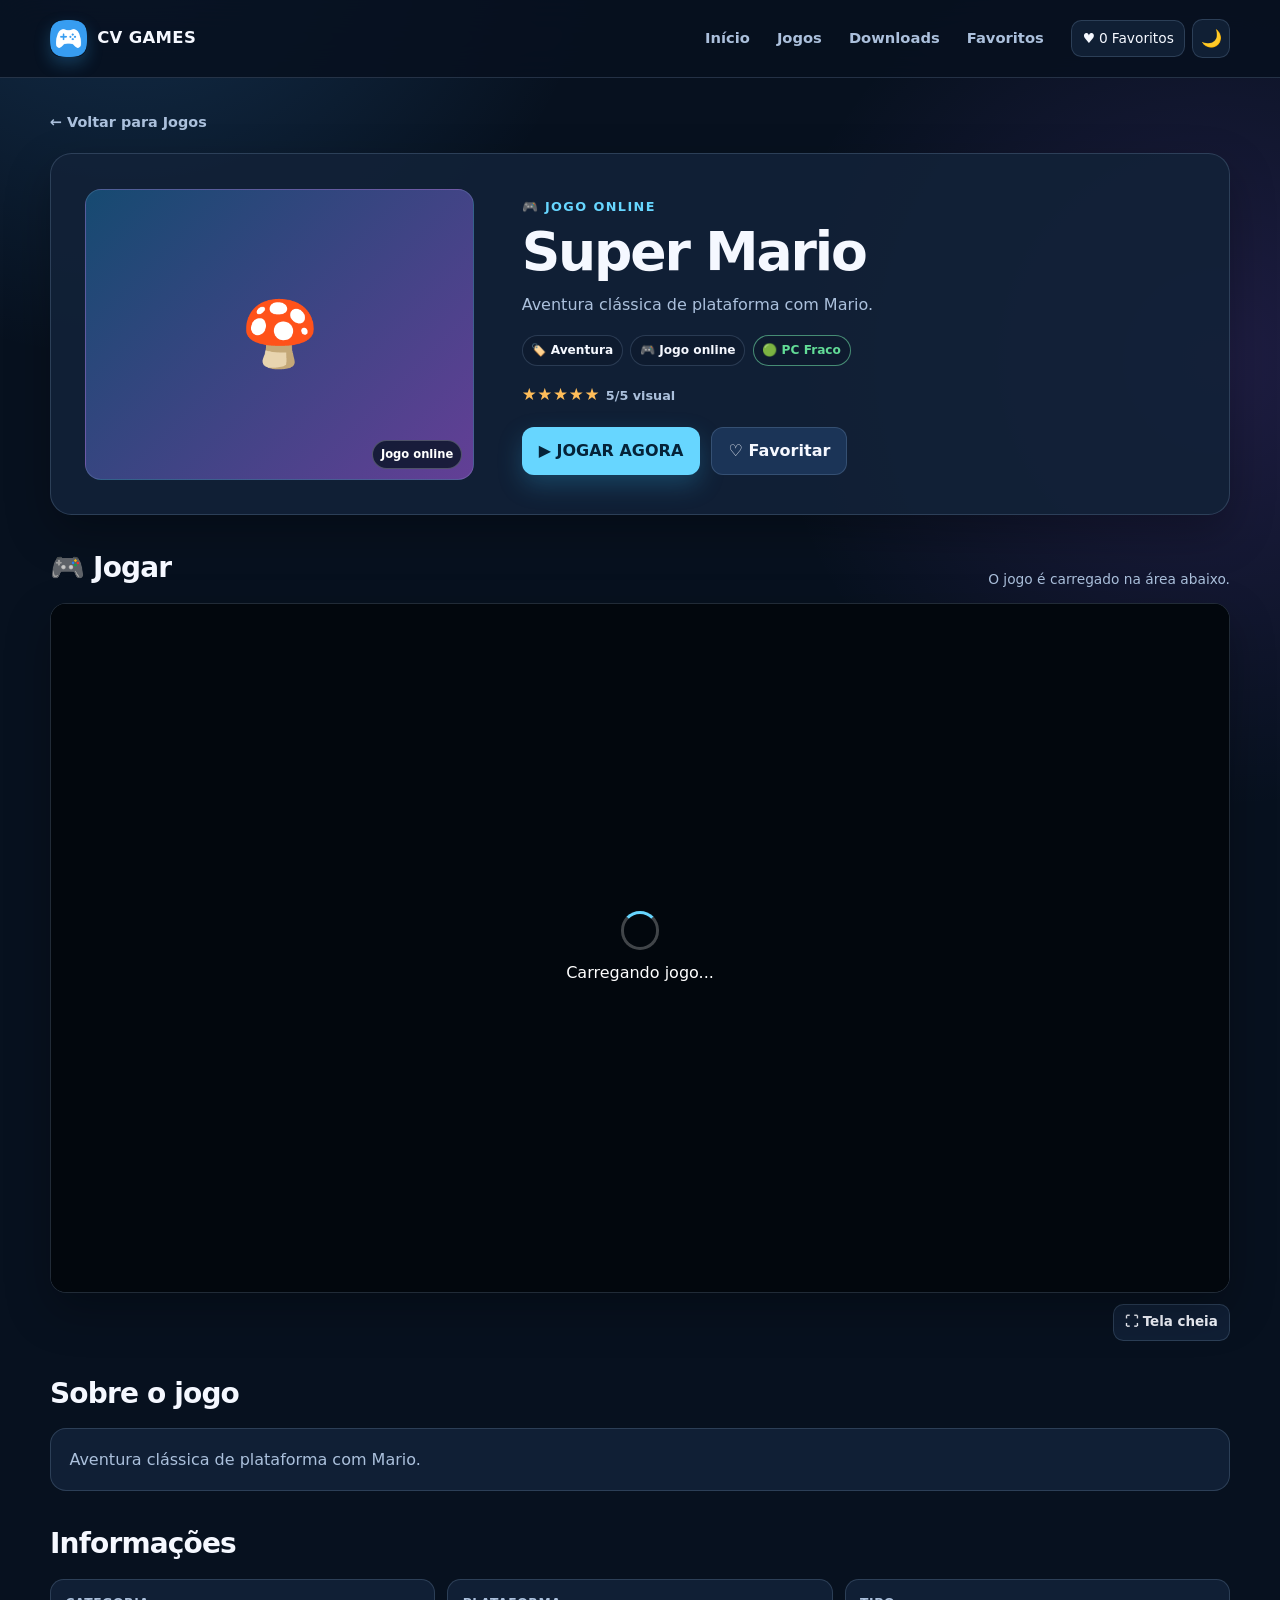
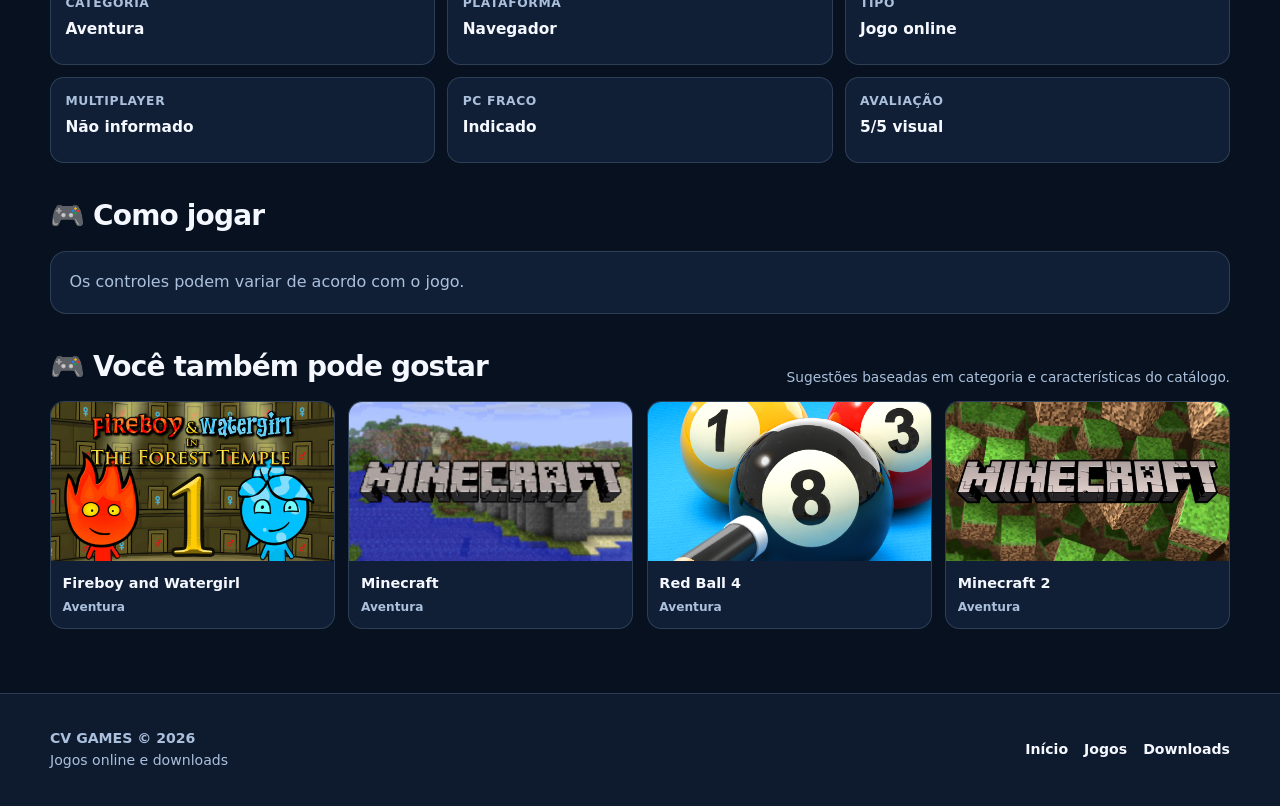
<file: mario.html>
<!DOCTYPE html>
<html lang="pt-BR" data-theme="dark">
<head>
  <meta charset="UTF-8">
  <meta name="viewport" content="width=device-width, initial-scale=1.0">
  <title>Super Mario — CV GAMES</title>
  <link rel="icon" href="img/incon.png" type="image/png">
  <script>
    try { const savedTheme = localStorage.getItem('cv-games-theme'); if (savedTheme === 'light' || savedTheme === 'dark') document.documentElement.dataset.theme = savedTheme; } catch {}
    window.NOSW = true;
    window.GAME_CONFIG = { pokiSdkDebug: false, leaderboard: 'mockup', bundlesPath: './bundles' };
    delete Array.prototype.group;
  </script>
  <link rel="stylesheet" href="css/home.css">
  <link rel="stylesheet" href="css/game-page.css">
  <script src="data/jogos.js" defer></script>
  <script src="js/game-page.js" defer></script>
</head>
<body class="game-page" data-game-id="super-mario">
  <a class="skip-link" href="#jogar">Pular para o jogo</a>
  <header id="game-page-header"></header>
  <main class="container game-main">
    <div id="game-intro"></div>
    <section class="game-section" id="jogar" aria-labelledby="jogar-title">
      <div class="game-section-heading"><h2 id="jogar-title">🎮 Jogar</h2><p>O jogo é carregado na área abaixo.</p></div>
      <div class="game-stage"><div class="game-loader" data-game-loading><span class="loader-ring" aria-hidden="true"></span><span>Carregando jogo...</span></div><iframe id="jogo-frame" data-game-iframe src="https://jcw87.github.io/c2-smb1/" title="Super Mario" allowfullscreen></iframe></div>
      <div class="game-stage-tools"><button type="button" data-game-fullscreen>⛶ Tela cheia</button></div>
    </section>
    <div id="game-details"></div>
  </main>
  <footer id="game-page-footer"></footer>
</body>
</html>
</file>
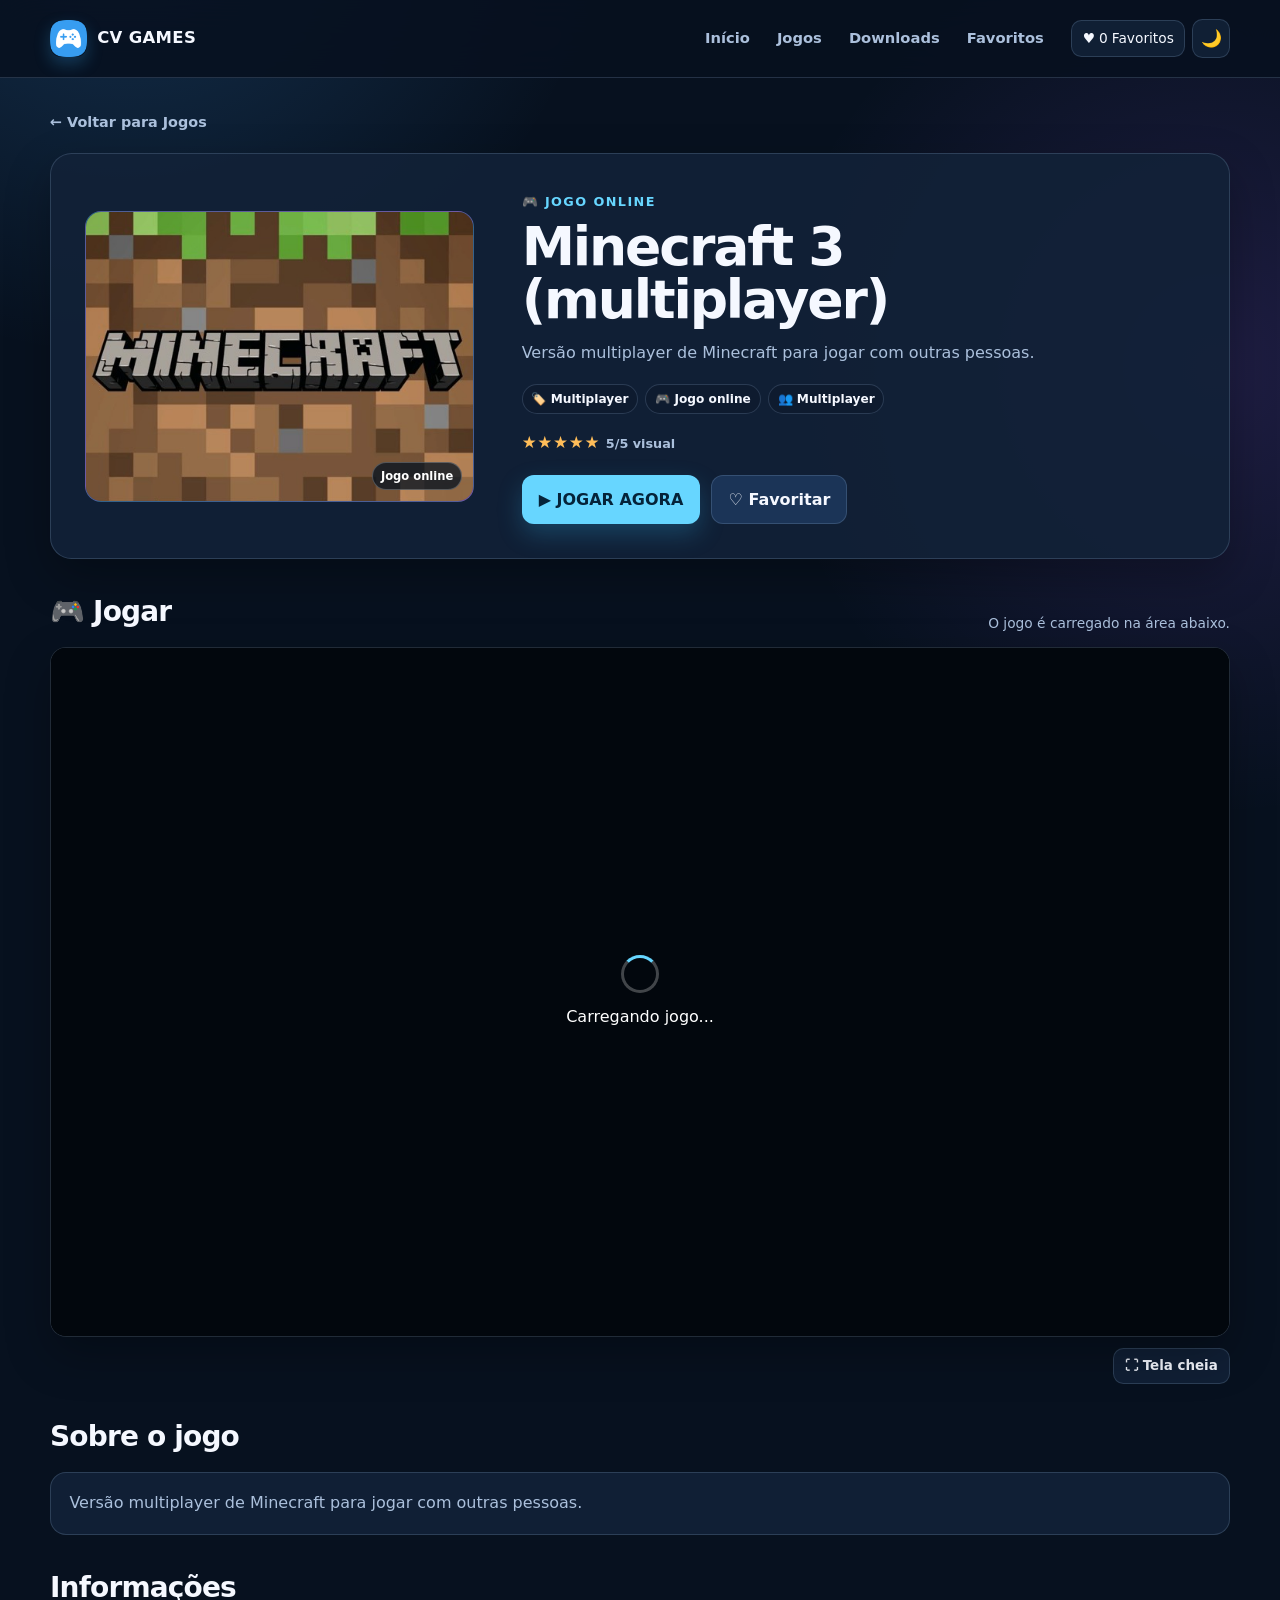
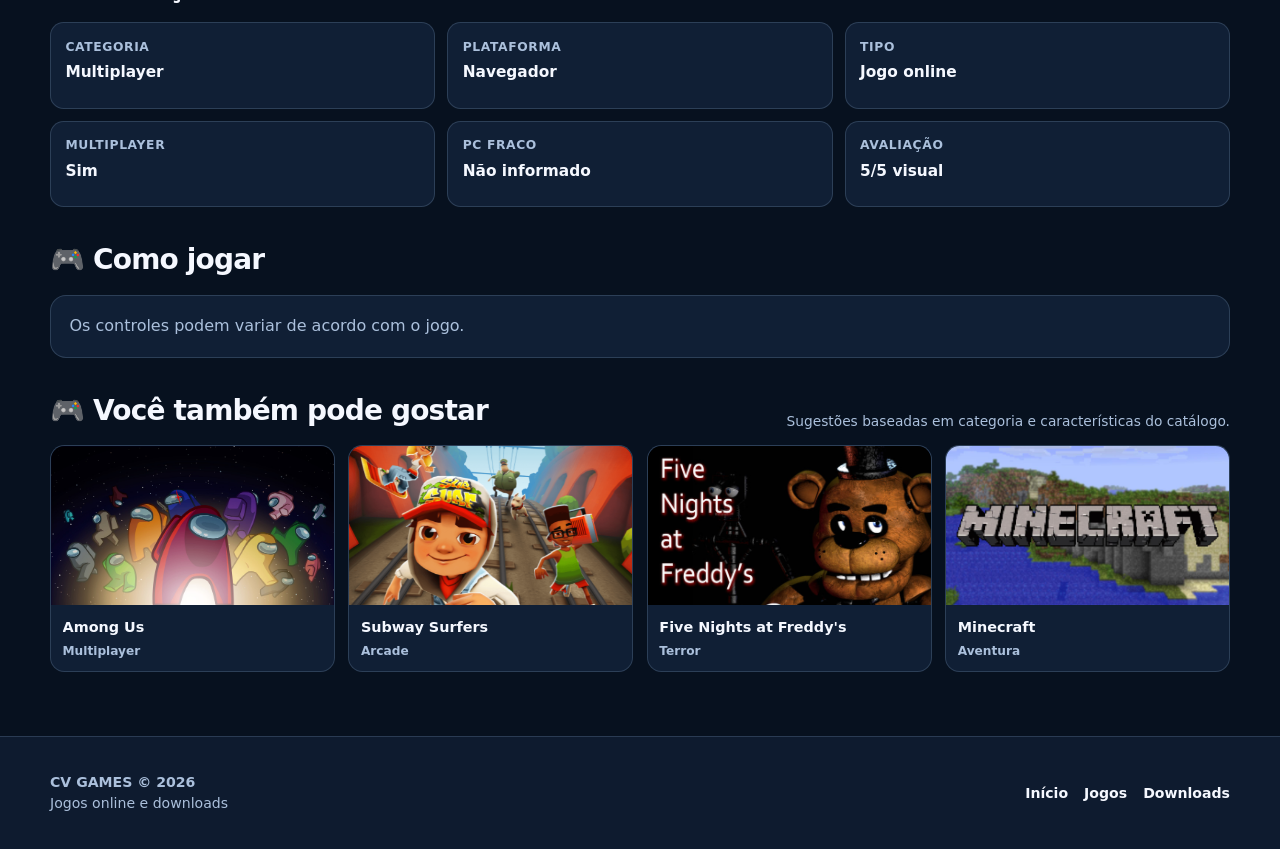
<file: Minecraft3.html>
<!DOCTYPE html>
<html lang="pt-BR" data-theme="dark">
<head>
  <meta charset="UTF-8">
  <meta name="viewport" content="width=device-width, initial-scale=1.0">
  <title>Minecraft 3 multiplayer — CV GAMES</title>
  <link rel="icon" href="img/incon.png" type="image/png">
  <script>
    try { const savedTheme = localStorage.getItem('cv-games-theme'); if (savedTheme === 'light' || savedTheme === 'dark') document.documentElement.dataset.theme = savedTheme; } catch {}
    window.NOSW = true;
    window.GAME_CONFIG = { pokiSdkDebug: false, leaderboard: 'mockup', bundlesPath: './bundles' };
    delete Array.prototype.group;
  </script>
  <link rel="stylesheet" href="css/home.css">
  <link rel="stylesheet" href="css/game-page.css">
  <script src="data/jogos.js" defer></script>
  <script src="js/game-page.js" defer></script>
</head>
<body class="game-page" data-game-id="minecraft-3">
  <a class="skip-link" href="#jogar">Pular para o jogo</a>
  <header id="game-page-header"></header>
  <main class="container game-main">
    <div id="game-intro"></div>
    <section class="game-section" id="jogar" aria-labelledby="jogar-title">
      <div class="game-section-heading"><h2 id="jogar-title">🎮 Jogar</h2><p>O jogo é carregado na área abaixo.</p></div>
      <div class="game-stage"><div class="game-loader" data-game-loading><span class="loader-ring" aria-hidden="true"></span><span>Carregando jogo...</span></div><iframe id="jogo-frame" data-game-iframe src="https://svaaps.github.io/eaglercrafthtml/" title="Minecraft 3 multiplayer" allowfullscreen></iframe></div>
      <div class="game-stage-tools"><button type="button" data-game-fullscreen>⛶ Tela cheia</button></div>
    </section>
    <div id="game-details"></div>
  </main>
  <footer id="game-page-footer"></footer>
</body>
</html>
</file>
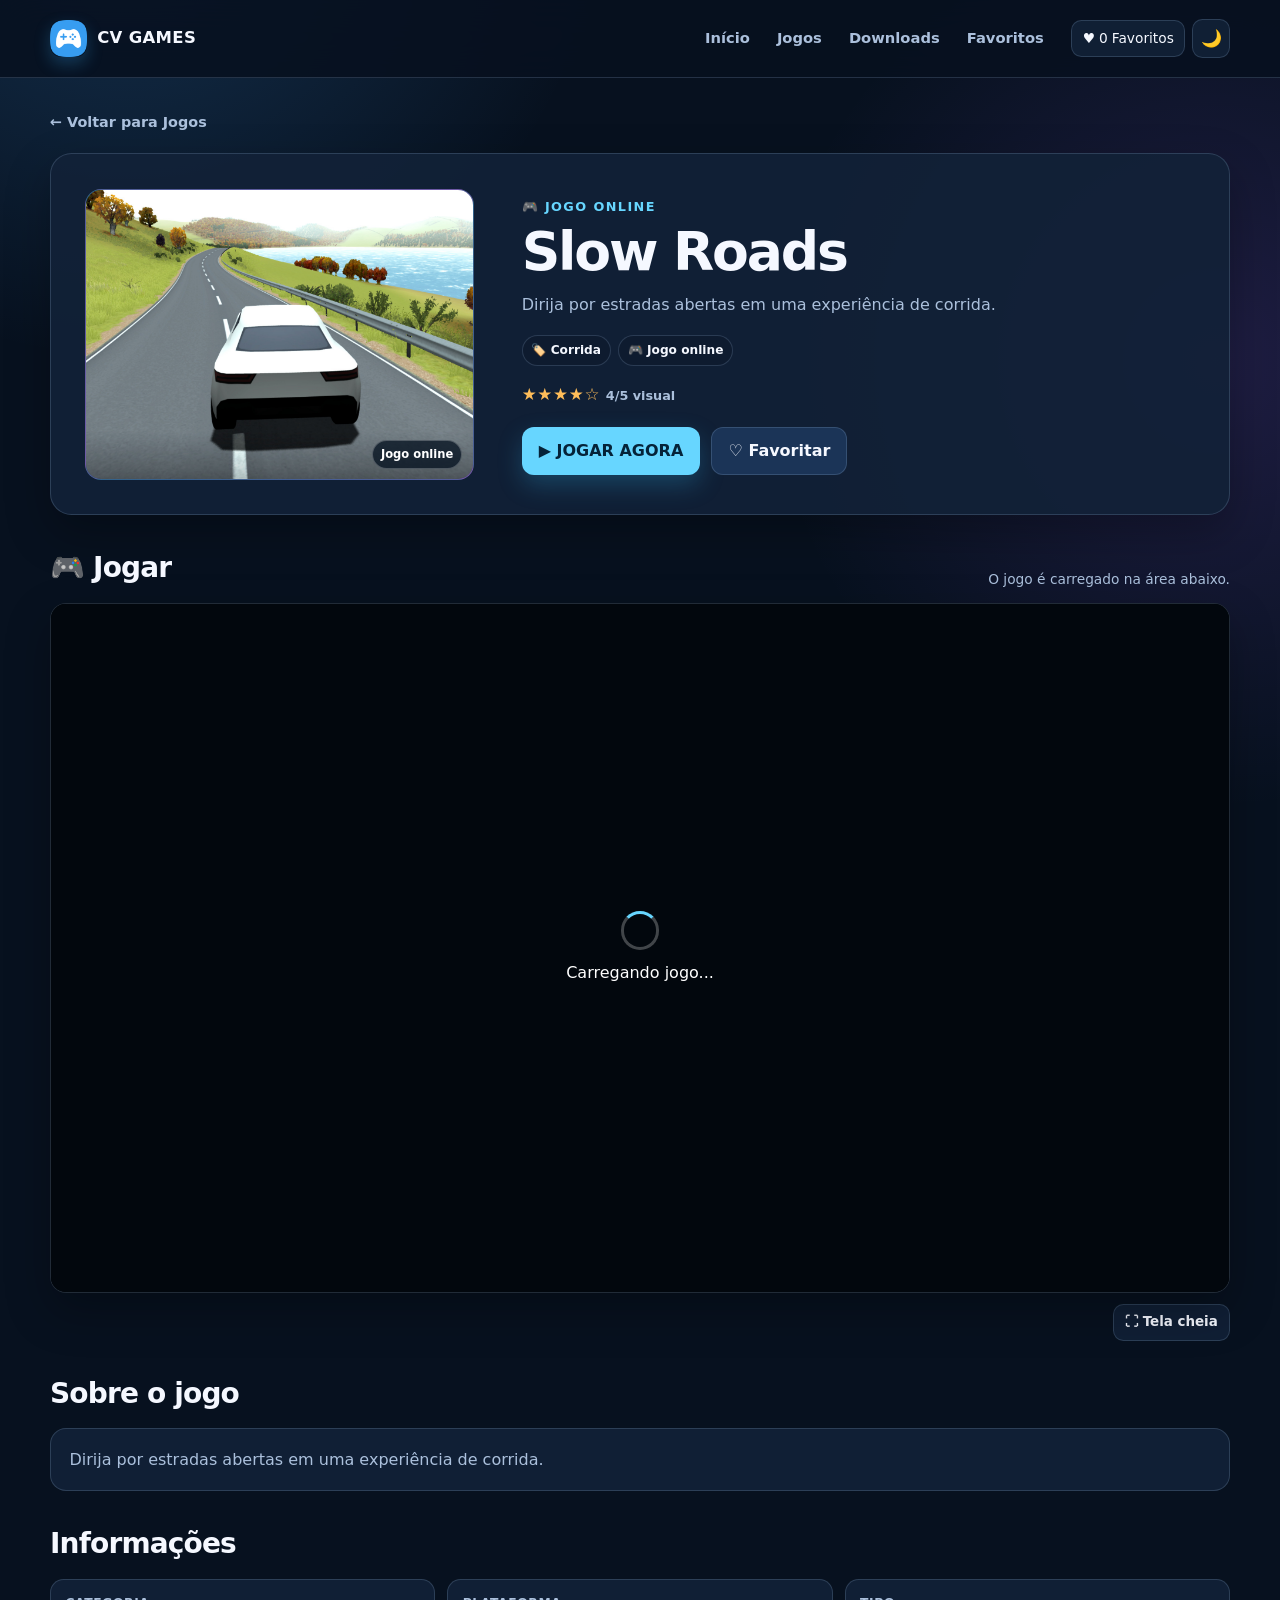
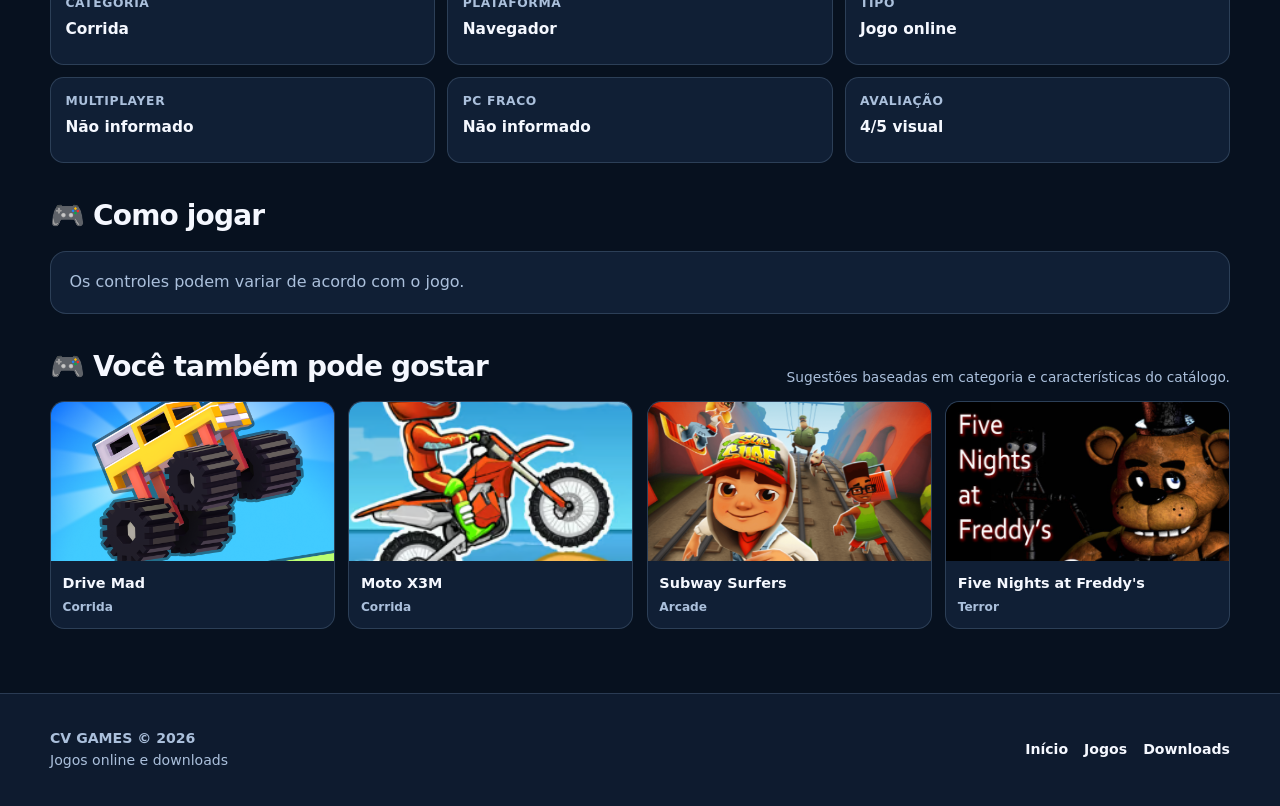
<file: slowroads.html>
<!DOCTYPE html>
<html lang="pt-BR" data-theme="dark">
<head>
  <meta charset="UTF-8">
  <meta name="viewport" content="width=device-width, initial-scale=1.0">
  <title>Slow Roads — CV GAMES</title>
  <link rel="icon" href="img/incon.png" type="image/png">
  <script>
    try { const savedTheme = localStorage.getItem('cv-games-theme'); if (savedTheme === 'light' || savedTheme === 'dark') document.documentElement.dataset.theme = savedTheme; } catch {}
    window.NOSW = true;
    window.GAME_CONFIG = { pokiSdkDebug: false, leaderboard: 'mockup', bundlesPath: './bundles' };
    delete Array.prototype.group;
  </script>
  <link rel="stylesheet" href="css/home.css">
  <link rel="stylesheet" href="css/game-page.css">
  <script src="data/jogos.js" defer></script>
  <script src="js/game-page.js" defer></script>
</head>
<body class="game-page" data-game-id="slow-roads">
  <a class="skip-link" href="#jogar">Pular para o jogo</a>
  <header id="game-page-header"></header>
  <main class="container game-main">
    <div id="game-intro"></div>
    <section class="game-section" id="jogar" aria-labelledby="jogar-title">
      <div class="game-section-heading"><h2 id="jogar-title">🎮 Jogar</h2><p>O jogo é carregado na área abaixo.</p></div>
      <div class="game-stage"><div class="game-loader" data-game-loading><span class="loader-ring" aria-hidden="true"></span><span>Carregando jogo...</span></div><iframe id="jogo-frame" data-game-iframe src="https://slowroads.io/#A2-377196ed@2.00" title="Slow Roads" allowfullscreen></iframe></div>
      <div class="game-stage-tools"><button type="button" data-game-fullscreen>⛶ Tela cheia</button></div>
    </section>
    <div id="game-details"></div>
  </main>
  <footer id="game-page-footer"></footer>
</body>
</html>
</file>
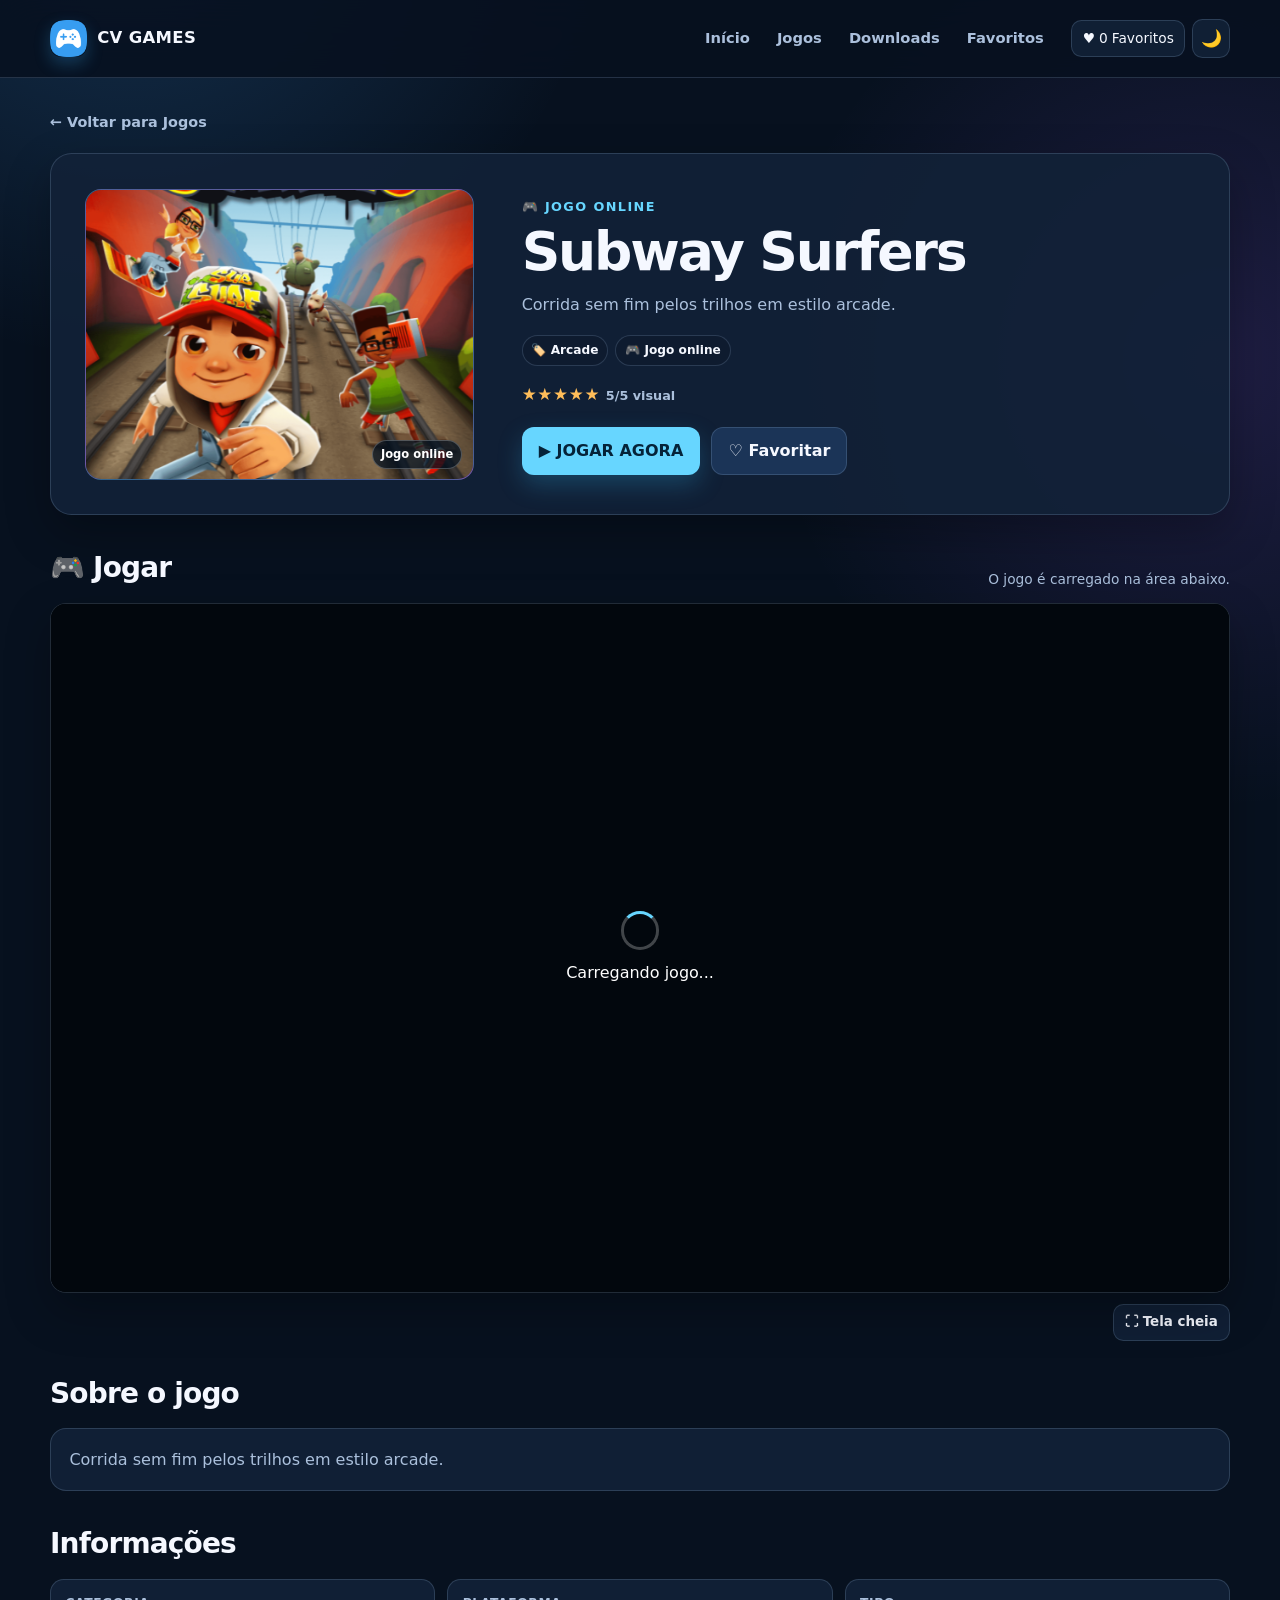
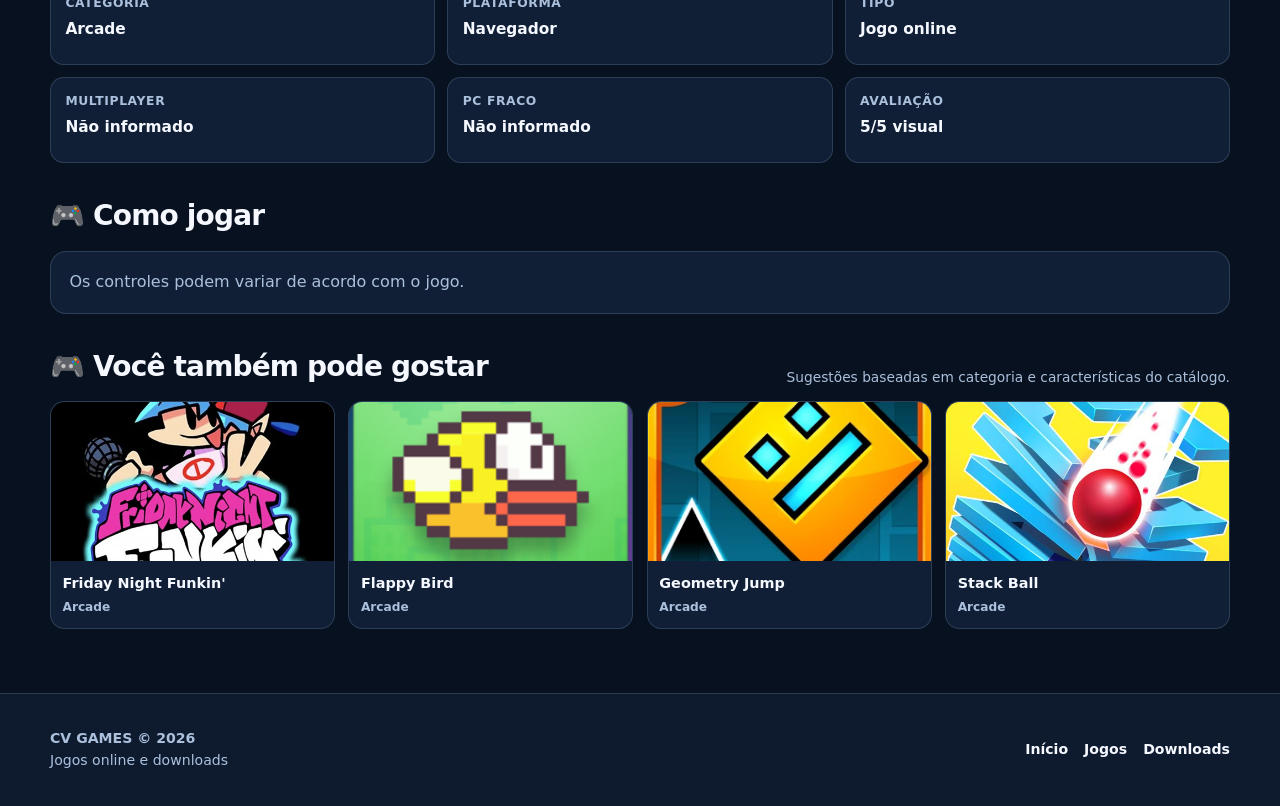
<file: subway.html>
<!DOCTYPE html>
<html lang="pt-BR" data-theme="dark">
<head>
  <meta charset="UTF-8">
  <meta name="viewport" content="width=device-width, initial-scale=1.0">
  <title>Subway Surfers — CV GAMES</title>
  <link rel="icon" href="img/incon.png" type="image/png">
  <script>
    try { const savedTheme = localStorage.getItem('cv-games-theme'); if (savedTheme === 'light' || savedTheme === 'dark') document.documentElement.dataset.theme = savedTheme; } catch {}
    window.NOSW = true;
    window.GAME_CONFIG = { pokiSdkDebug: false, leaderboard: 'mockup', bundlesPath: './bundles' };
    delete Array.prototype.group;
  </script>
  <link rel="stylesheet" href="css/home.css">
  <link rel="stylesheet" href="css/game-page.css">
  <script src="data/jogos.js" defer></script>
  <script src="js/game-page.js" defer></script>
</head>
<body class="game-page" data-game-id="subway-surfers">
  <a class="skip-link" href="#jogar">Pular para o jogo</a>
  <header id="game-page-header"></header>
  <main class="container game-main">
    <div id="game-intro"></div>
    <section class="game-section" id="jogar" aria-labelledby="jogar-title">
      <div class="game-section-heading"><h2 id="jogar-title">🎮 Jogar</h2><p>O jogo é carregado na área abaixo.</p></div>
      <div class="game-stage"><div class="game-loader" data-game-loading><span class="loader-ring" aria-hidden="true"></span><span>Carregando jogo...</span></div><iframe id="jogo-frame" data-game-iframe src="https://ug17.github.io/play/Subway-Surfers/" title="Subway Surfers" allowfullscreen></iframe></div>
      <div class="game-stage-tools"><button type="button" data-game-fullscreen>⛶ Tela cheia</button></div>
    </section>
    <div id="game-details"></div>
  </main>
  <footer id="game-page-footer"></footer>
</body>
</html>
</file>
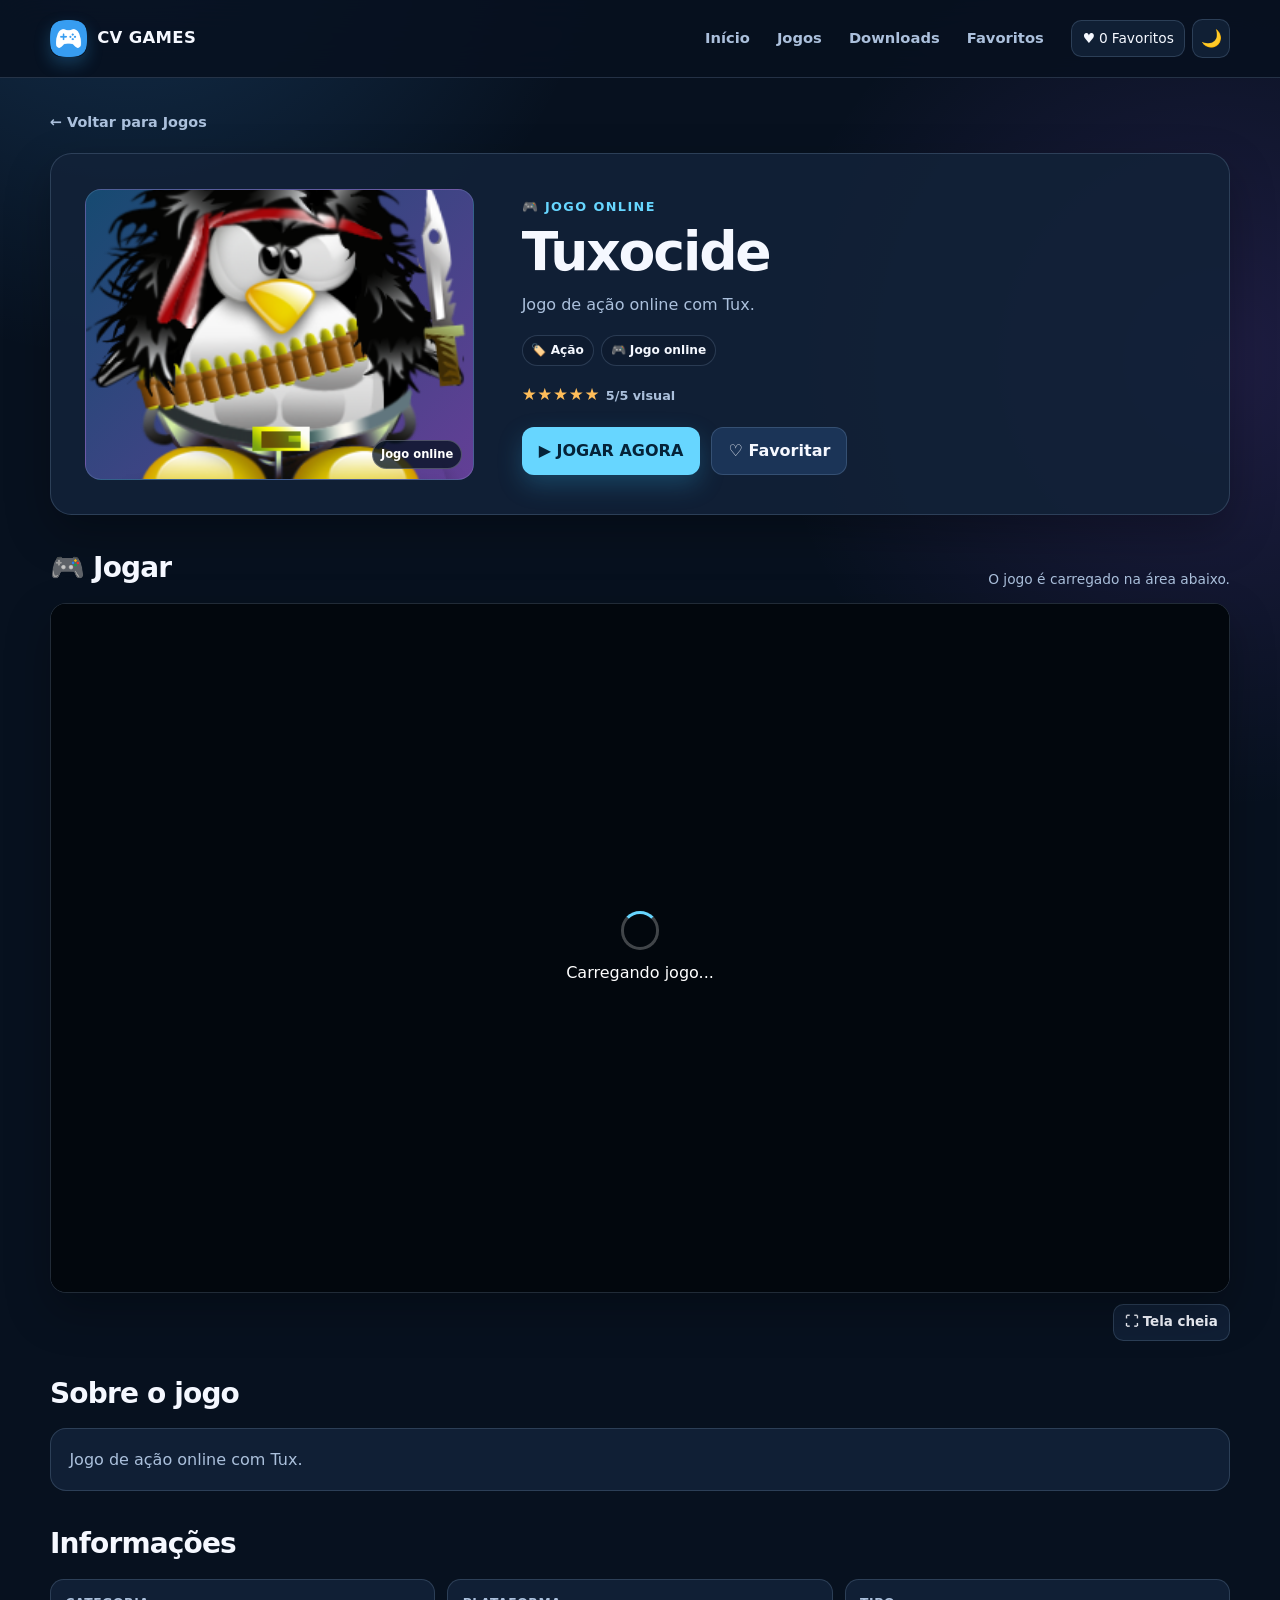
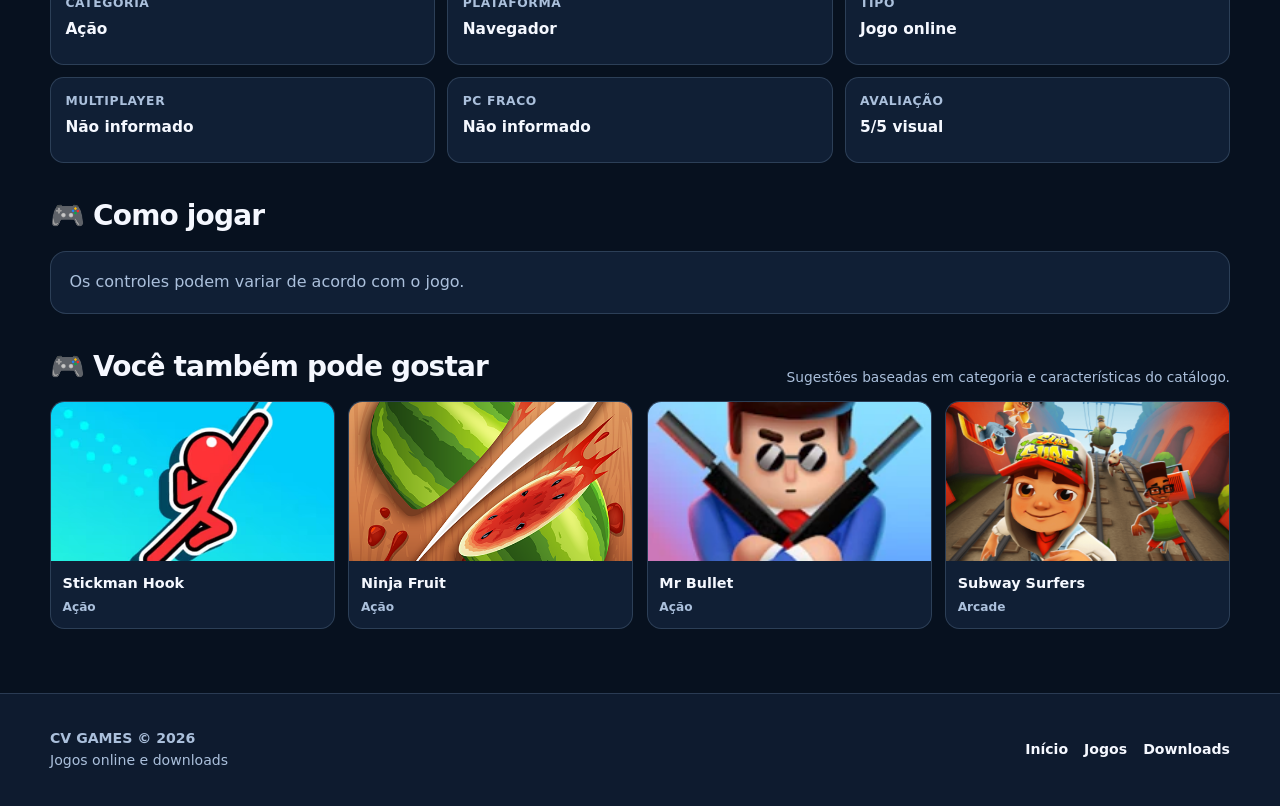
<file: tuxocide.html>
<!DOCTYPE html>
<html lang="pt-BR" data-theme="dark">
<head>
  <meta charset="UTF-8">
  <meta name="viewport" content="width=device-width, initial-scale=1.0">
  <title>Tuxocide — CV GAMES</title>
  <link rel="icon" href="img/incon.png" type="image/png">
  <script>
    try { const savedTheme = localStorage.getItem('cv-games-theme'); if (savedTheme === 'light' || savedTheme === 'dark') document.documentElement.dataset.theme = savedTheme; } catch {}
    window.NOSW = true;
    window.GAME_CONFIG = { pokiSdkDebug: false, leaderboard: 'mockup', bundlesPath: './bundles' };
    delete Array.prototype.group;
  </script>
  <link rel="stylesheet" href="css/home.css">
  <link rel="stylesheet" href="css/game-page.css">
  <script src="data/jogos.js" defer></script>
  <script src="js/game-page.js" defer></script>
</head>
<body class="game-page" data-game-id="tuxocide">
  <a class="skip-link" href="#jogar">Pular para o jogo</a>
  <header id="game-page-header"></header>
  <main class="container game-main">
    <div id="game-intro"></div>
    <section class="game-section" id="jogar" aria-labelledby="jogar-title">
      <div class="game-section-heading"><h2 id="jogar-title">🎮 Jogar</h2><p>O jogo é carregado na área abaixo.</p></div>
      <div class="game-stage"><div class="game-loader" data-game-loading><span class="loader-ring" aria-hidden="true"></span><span>Carregando jogo...</span></div><iframe id="jogo-frame" data-game-iframe src="https://mrbid.github.io/tuxocide/" title="Tuxocide" allowfullscreen></iframe></div>
      <div class="game-stage-tools"><button type="button" data-game-fullscreen>⛶ Tela cheia</button></div>
    </section>
    <div id="game-details"></div>
  </main>
  <footer id="game-page-footer"></footer>
</body>
</html>
</file>
<file: css/home.css>
:root {
  --bg: #07111f;
  --bg-soft: #0e1b2f;
  --surface: rgba(18, 34, 56, 0.9);
  --surface-solid: #132642;
  --surface-hover: #1b3457;
  --text: #f5f8ff;
  --muted: #abc0dc;
  --line: rgba(173, 205, 245, 0.18);
  --primary: #67d6ff;
  --primary-strong: #2db3e9;
  --accent: #ffbd59;
  --success: #62dc97;
  --shadow: 0 18px 45px rgba(0, 0, 0, 0.28);
  color-scheme: dark;
}

:root[data-theme='light'] {
  --bg: #f4f8ff;
  --bg-soft: #e8f2ff;
  --surface: rgba(255, 255, 255, 0.94);
  --surface-solid: #ffffff;
  --surface-hover: #f4f9ff;
  --text: #13243b;
  --muted: #55708f;
  --line: rgba(38, 81, 125, 0.16);
  --primary: #087eb3;
  --primary-strong: #056d9d;
  --accent: #dc8611;
  --success: #078c4d;
  --shadow: 0 16px 40px rgba(36, 77, 120, 0.15);
  color-scheme: light;
}

* { box-sizing: border-box; }

html { scroll-behavior: smooth; }

body {
  margin: 0;
  min-width: 320px;
  overflow-x: hidden;
  background:
    radial-gradient(circle at 10% -5%, rgba(69, 166, 255, 0.26), transparent 30rem),
    radial-gradient(circle at 95% 15%, rgba(156, 93, 255, 0.2), transparent 28rem),
    var(--bg);
  color: var(--text);
  font-family: Inter, ui-sans-serif, system-ui, -apple-system, BlinkMacSystemFont, "Segoe UI", sans-serif;
  line-height: 1.5;
}

button, input { font: inherit; }

a { color: inherit; }

.skip-link {
  position: fixed;
  top: -5rem;
  left: 1rem;
  z-index: 100;
  padding: .75rem 1rem;
  border-radius: .6rem;
  background: var(--text);
  color: var(--bg);
}

.skip-link:focus { top: 1rem; }

.site-header {
  position: sticky;
  top: 0;
  z-index: 20;
  border-bottom: 1px solid var(--line);
  background: color-mix(in srgb, var(--bg) 88%, transparent);
  backdrop-filter: blur(18px);
}

.header-inner,
.container {
  width: min(1180px, calc(100% - 2rem));
  margin: 0 auto;
}

.header-inner {
  min-height: 4.8rem;
  display: flex;
  align-items: center;
  gap: 1rem;
}

.brand {
  display: inline-flex;
  flex: 0 0 auto;
  align-items: center;
  gap: .65rem;
  text-decoration: none;
  font-weight: 900;
  letter-spacing: .02em;
}

.brand img {
  width: 2.3rem;
  height: 2.3rem;
  object-fit: cover;
  border-radius: .7rem;
  box-shadow: 0 7px 16px rgba(49, 157, 225, .28);
}

.brand span { font-size: 1.03rem; }

.menu-toggle,
.icon-button,
.favorite-button {
  border: 1px solid var(--line);
  color: var(--text);
  background: var(--surface);
  cursor: pointer;
  transition: transform .2s ease, border-color .2s ease, background-color .2s ease;
}

.menu-toggle:hover,
.icon-button:hover,
.favorite-button:hover { transform: translateY(-1px); border-color: var(--primary); }

.menu-toggle {
  display: none;
  padding: .52rem .65rem;
  border-radius: .6rem;
}

.primary-nav {
  display: flex;
  align-items: center;
  gap: .25rem;
  margin-left: auto;
}

.primary-nav a {
  padding: .55rem .72rem;
  border-radius: .55rem;
  color: var(--muted);
  text-decoration: none;
  font-size: .92rem;
  font-weight: 750;
}

.primary-nav a:hover,
.primary-nav a:focus-visible {
  background: var(--surface);
  color: var(--text);
}

.header-actions { display: flex; gap: .45rem; align-items: center; }

.favorite-button,
.icon-button {
  min-height: 2.35rem;
  border-radius: .65rem;
  padding: .42rem .65rem;
}

.favorite-button { display: inline-flex; align-items: center; gap: .25rem; font-size: .86rem; white-space: nowrap; text-decoration: none; }
.favorite-button.is-active { border-color: #ff6688; background: rgba(255, 102, 136, .14); color: var(--text); }

.icon-button { width: 2.35rem; padding: .35rem; font-size: 1.06rem; }

.hero { padding: clamp(3.8rem, 8vw, 7rem) 0 3.5rem; }

.hero-panel {
  position: relative;
  overflow: hidden;
  padding: clamp(2rem, 6vw, 5rem);
  border: 1px solid var(--line);
  border-radius: 1.7rem;
  background:
    linear-gradient(115deg, rgba(13, 31, 53, .96), rgba(23, 54, 90, .78)),
    url('../img/fundo.png') center / cover;
  box-shadow: var(--shadow);
}

:root[data-theme='light'] .hero-panel {
  background:
    linear-gradient(115deg, rgba(242, 249, 255, .96), rgba(207, 232, 255, .85)),
    url('../img/fundo.png') center / cover;
}

.hero-panel::after {
  content: '';
  position: absolute;
  width: 21rem;
  height: 21rem;
  right: -8rem;
  bottom: -12rem;
  border: 2.5rem solid rgba(103, 214, 255, .15);
  border-radius: 50%;
}

.eyebrow {
  display: inline-flex;
  margin: 0 0 .85rem;
  color: var(--primary);
  font-size: .8rem;
  font-weight: 850;
  letter-spacing: .11em;
  text-transform: uppercase;
}

.hero h1,
.section-heading h2 { margin: 0; letter-spacing: -.04em; }

.hero h1 {
  max-width: 10ch;
  font-size: clamp(2.85rem, 8vw, 5.75rem);
  line-height: .93;
}

.hero-copy {
  position: relative;
  z-index: 1;
  max-width: 40rem;
  margin: 1.15rem 0 0;
  color: var(--muted);
  font-size: clamp(1rem, 2vw, 1.16rem);
}

.hero-actions { position: relative; z-index: 1; display: flex; flex-wrap: wrap; gap: .75rem; margin-top: 1.65rem; }

.button {
  display: inline-flex;
  justify-content: center;
  align-items: center;
  min-height: 2.8rem;
  padding: .7rem 1rem;
  border: 1px solid transparent;
  border-radius: .75rem;
  font-weight: 850;
  text-decoration: none;
  transition: transform .2s ease, box-shadow .2s ease, background-color .2s ease;
}

.button:hover { transform: translateY(-2px); }

.button-primary { background: var(--primary); color: #052339; box-shadow: 0 10px 25px rgba(49, 176, 233, .25); }
.button-primary:hover { background: var(--primary-strong); }
.button-secondary { border-color: var(--line); background: var(--surface); color: var(--text); }

.search-section { padding-bottom: 1rem; }

.search-box {
  display: flex;
  align-items: center;
  gap: .75rem;
  padding: .35rem .45rem .35rem 1rem;
  border: 1px solid var(--line);
  border-radius: 1rem;
  background: var(--surface);
  box-shadow: var(--shadow);
}

.search-box:focus-within { border-color: var(--primary); box-shadow: 0 0 0 4px rgba(103, 214, 255, .12), var(--shadow); }
.search-box span { font-size: 1.15rem; }
.search-box input { width: 100%; border: 0; outline: 0; padding: .7rem 0; background: transparent; color: var(--text); }
.search-box input::placeholder { color: var(--muted); opacity: .85; }
.search-status { min-height: 1.25rem; margin: .6rem .3rem 0; color: var(--muted); font-size: .82rem; }

.content-section { padding: 3.7rem 0 0; }
.content-section:last-of-type { padding-bottom: 4rem; }

.section-heading { display: flex; align-items: end; justify-content: space-between; gap: 1rem; margin-bottom: 1.2rem; }
.section-heading h2 { font-size: clamp(1.5rem, 3vw, 2rem); }
.section-heading p { max-width: 37rem; margin: 0; color: var(--muted); font-size: .93rem; text-align: right; }

.category-list {
  display: grid;
  grid-template-columns: repeat(9, minmax(0, 1fr));
  gap: .65rem;
}

.category-chip {
  display: flex;
  min-height: 4.7rem;
  flex-direction: column;
  align-items: flex-start;
  justify-content: center;
  gap: .22rem;
  padding: .75rem;
  border: 1px solid var(--line);
  border-radius: .9rem;
  background: var(--surface);
  color: var(--text);
  font: inherit;
  text-align: left;
  text-decoration: none;
  cursor: pointer;
  transition: transform .2s ease, border-color .2s ease, background-color .2s ease;
}

.category-chip:hover,
.category-chip:focus-visible { transform: translateY(-3px); border-color: var(--primary); background: var(--surface-hover); }
.category-chip.is-selected,
.category-chip[aria-pressed='true'] { border-color: var(--primary); background: color-mix(in srgb, var(--primary) 15%, var(--surface)); box-shadow: 0 0 0 3px rgba(103, 214, 255, .1); }
.category-chip span:last-child { font-size: .8rem; font-weight: 800; }

.game-grid {
  display: grid;
  grid-template-columns: repeat(4, minmax(0, 1fr));
  gap: 1rem;
}

.game-card {
  position: relative;
  display: flex;
  min-width: 0;
  min-height: 100%;
  flex-direction: column;
  overflow: hidden;
  border: 1px solid var(--line);
  border-radius: 1rem;
  background: var(--surface);
  box-shadow: 0 8px 22px rgba(0, 0, 0, .12);
  transition: transform .25s ease, border-color .25s ease, box-shadow .25s ease;
}

.game-card:hover { transform: translateY(-6px); border-color: color-mix(in srgb, var(--primary) 70%, transparent); box-shadow: var(--shadow); }

.card-cover {
  position: relative;
  display: block;
  aspect-ratio: 16 / 9;
  overflow: hidden;
  background: linear-gradient(135deg, #164a71, #633f96);
}

.card-cover img { width: 100%; height: 100%; object-fit: cover; transition: transform .35s ease; }
.game-card:hover .card-cover img { transform: scale(1.06); }

.cover-fallback {
  display: grid;
  width: 100%;
  height: 100%;
  place-items: center;
  background: linear-gradient(135deg, #164a71, #633f96);
  color: white;
  font-size: 3rem;
}

.type-badge {
  position: absolute;
  top: .65rem;
  left: .65rem;
  display: inline-flex;
  align-items: center;
  gap: .35rem;
  padding: .3rem .5rem;
  border: 1px solid rgba(255, 255, 255, .25);
  border-radius: 99px;
  background: rgba(5, 18, 32, .78);
  color: #fff;
  font-size: .72rem;
  font-weight: 800;
  backdrop-filter: blur(8px);
}

.type-badge::before { content: ''; width: .45rem; height: .45rem; border-radius: 50%; background: var(--success); box-shadow: 0 0 0 .18rem rgba(98, 220, 151, .15); }

.card-favorite {
  position: absolute;
  top: .55rem;
  right: .55rem;
  display: grid;
  width: 2.1rem;
  height: 2.1rem;
  place-items: center;
  border: 1px solid rgba(255, 255, 255, .25);
  border-radius: 50%;
  background: rgba(5, 18, 32, .78);
  color: #fff;
  cursor: pointer;
  font-size: 1rem;
}

.card-favorite[aria-pressed='true'] { color: #ff6688; background: #fff; }

.card-body { display: flex; flex: 1; flex-direction: column; padding: 1rem; }
.card-body h3 { overflow: hidden; margin: 0; color: var(--text); font-size: 1.02rem; line-height: 1.25; text-overflow: ellipsis; white-space: nowrap; }
.card-meta { margin: .45rem 0 0; color: var(--muted); font-size: .83rem; font-weight: 700; }
.stars { margin: .6rem 0 1rem; color: var(--accent); font-size: .94rem; letter-spacing: .04em; }
.card-body .button { width: 100%; margin-top: auto; min-height: 2.45rem; padding: .55rem .75rem; font-size: .86rem; }

.catalog-summary { display: flex; align-items: center; justify-content: end; gap: .75rem; }
.catalog-summary p { margin: 0; color: var(--muted); font-size: .93rem; text-align: right; }

.catalog-reset {
  min-height: 2.35rem;
  padding: .45rem .7rem;
  border: 1px solid var(--line);
  border-radius: .65rem;
  background: var(--surface);
  color: var(--text);
  cursor: pointer;
  font: inherit;
  font-size: .82rem;
  font-weight: 800;
}

.catalog-reset:hover { border-color: var(--primary); background: var(--surface-hover); }

.empty-state {
  display: flex;
  grid-column: 1 / -1;
  align-items: center;
  justify-content: center;
  gap: 1rem;
  padding: 1.35rem;
  border: 1px dashed var(--line);
  border-radius: .8rem;
  background: var(--surface);
  color: var(--muted);
}

.empty-state > span { font-size: 1.65rem; }
.empty-state strong { display: block; color: var(--text); }
.empty-state p { margin: .15rem 0 0; font-size: .9rem; }
.empty-state .button { flex: 0 0 auto; }

body.is-filtering .curated-section { display: none; }

.site-footer { border-top: 1px solid var(--line); background: var(--bg-soft); }
.footer-inner { display: flex; align-items: center; justify-content: space-between; gap: 1rem; width: min(1180px, calc(100% - 2rem)); min-height: 7rem; margin: 0 auto; }
.footer-inner p { margin: 0; color: var(--muted); font-size: .88rem; }
.footer-nav { display: flex; flex-wrap: wrap; justify-content: end; gap: 1rem; }
.footer-nav a { color: var(--text); font-size: .88rem; font-weight: 750; text-decoration: none; }
.footer-nav a:hover { color: var(--primary); }

@media (max-width: 980px) {
  .category-list { grid-template-columns: repeat(5, minmax(0, 1fr)); }
  .game-grid { grid-template-columns: repeat(3, minmax(0, 1fr)); }
}

@media (max-width: 760px) {
  .header-inner { display: grid; grid-template-columns: minmax(0, 1fr) auto auto; min-height: 4.3rem; gap: .55rem; }
  .brand { min-width: 0; }
  .menu-toggle { display: inline-flex; grid-column: 3; margin-left: 0; }
  .primary-nav { display: none; grid-column: 1 / -1; width: 100%; margin: 0 0 .75rem; padding: .45rem; border: 1px solid var(--line); border-radius: .75rem; background: var(--surface); }
  .primary-nav.is-open { display: grid; grid-template-columns: repeat(2, 1fr); }
  .primary-nav a { padding: .7rem; }
  .header-actions { grid-column: 2; margin-left: 0; }
  .favorite-button { min-width: 2.35rem; font-size: 0; }
  .favorite-button .favorite-icon { font-size: 1rem; }
  .favorite-button .favorite-count { margin-left: .2rem; font-size: .76rem; }
  .hero { padding-top: 2.2rem; }
  .hero-panel { border-radius: 1.15rem; }
  .section-heading { align-items: start; flex-direction: column; }
  .section-heading p { max-width: 100%; overflow-wrap: anywhere; text-align: left; }
  .catalog-summary { justify-content: start; }
}

@media (max-width: 620px) {
  .header-inner,
  .container,
  .footer-inner { width: calc(100% - 1.25rem); max-width: 1180px; }
  .hero-panel,
  .search-box { max-width: 100%; min-width: 0; }
  .hero-copy { overflow-wrap: anywhere; }
  .category-list { grid-template-columns: repeat(3, minmax(0, 1fr)); }
  .game-grid { grid-template-columns: repeat(2, minmax(0, 1fr)); gap: .75rem; }
  .category-chip { min-height: 4.25rem; padding: .6rem; }
  .card-body { padding: .8rem; }
  .hero-actions { flex-direction: column; }
  .hero-actions .button { width: 100%; }
  .empty-state { align-items: start; flex-direction: column; }
  .empty-state .button { width: 100%; }
  .footer-inner { align-items: start; flex-direction: column; justify-content: center; padding: 1.2rem 0; }
  .footer-nav { justify-content: start; }
}

@media (max-width: 390px) {
  .brand span { font-size: .94rem; }
  .header-actions { gap: .3rem; }
  .icon-button { width: 2.25rem; }
  .game-grid { grid-template-columns: 1fr; }
}
</file>
<file: css/downloads.css>
.downloads-main { padding: 2.4rem 0 4rem; }

.downloads-hero {
  position: relative;
  overflow: hidden;
  padding: clamp(1.7rem, 5vw, 3.5rem);
  border: 1px solid var(--line);
  border-radius: 1.4rem;
  background:
    linear-gradient(118deg, rgba(14, 40, 68, .96), rgba(41, 76, 130, .76)),
    url('../img/fundo.png') center / cover;
  box-shadow: var(--shadow);
}

:root[data-theme='light'] .downloads-hero {
  background:
    linear-gradient(118deg, rgba(243, 250, 255, .96), rgba(207, 232, 255, .86)),
    url('../img/fundo.png') center / cover;
}

.downloads-hero::after {
  position: absolute;
  right: -7rem;
  bottom: -8rem;
  width: 21rem;
  height: 21rem;
  border: 2.5rem solid rgba(103, 214, 255, .14);
  border-radius: 50%;
  content: '';
}

.downloads-hero > * { position: relative; z-index: 1; }
.downloads-hero h1 { max-width: 12ch; margin: 0; font-size: clamp(2.35rem, 6vw, 4.25rem); line-height: .98; letter-spacing: -.045em; }
.downloads-hero p:not(.eyebrow) { max-width: 40rem; margin: 1rem 0 0; color: var(--muted); font-size: 1.04rem; }
.downloads-hero .button { margin-top: 1.4rem; }

.download-search-area { margin-top: 1.35rem; }
.download-search-status { min-height: 1.25rem; margin: .6rem .3rem 0; color: var(--muted); font-size: .84rem; }

.download-section { margin-top: 3rem; }
.download-section-heading { display: flex; align-items: end; justify-content: space-between; gap: 1rem; margin-bottom: 1rem; }
.download-section-heading h2 { margin: 0; font-size: clamp(1.45rem, 3vw, 1.95rem); letter-spacing: -.035em; }

.download-category-list { display: flex; flex-wrap: wrap; gap: .65rem; }
.download-category-chip {
  display: inline-flex;
  align-items: center;
  gap: .4rem;
  min-height: 2.55rem;
  padding: .55rem .82rem;
  border: 1px solid var(--line);
  border-radius: .72rem;
  background: var(--surface);
  color: var(--text);
  cursor: pointer;
  font: inherit;
  font-size: .88rem;
  font-weight: 800;
  transition: transform .2s ease, border-color .2s ease, background-color .2s ease;
}

.download-category-chip:hover,
.download-category-chip:focus-visible,
.download-category-chip.is-selected { border-color: var(--primary); background: var(--surface-hover); }
.download-category-chip:hover { transform: translateY(-2px); }

.download-catalog-bar { display: flex; align-items: center; justify-content: space-between; gap: 1rem; margin-bottom: 1rem; }
.download-catalog-bar p { margin: 0; color: var(--muted); font-size: .92rem; }
.download-clear { min-height: 2.35rem; padding: .42rem .7rem; border: 1px solid var(--line); border-radius: .65rem; background: var(--surface); color: var(--text); cursor: pointer; font: inherit; font-size: .84rem; font-weight: 800; }
.download-clear:hover { border-color: var(--primary); background: var(--surface-hover); }

.download-grid { display: grid; grid-template-columns: repeat(4, minmax(0, 1fr)); gap: 1rem; }
.download-card { display: flex; min-width: 0; flex-direction: column; overflow: hidden; border: 1px solid var(--line); border-radius: 1rem; background: var(--surface); box-shadow: 0 8px 22px rgba(0, 0, 0, .12); transition: transform .22s ease, border-color .22s ease, box-shadow .22s ease; }
.download-card:hover { transform: translateY(-5px); border-color: var(--primary); box-shadow: var(--shadow); }

.download-cover { position: relative; aspect-ratio: 16 / 9; overflow: hidden; background: linear-gradient(135deg, #164a71, #633f96); }
.download-cover img { width: 100%; height: 100%; object-fit: cover; transition: transform .32s ease; }
.download-card:hover .download-cover img { transform: scale(1.05); }
.download-cover-fallback { display: grid; width: 100%; height: 100%; place-items: center; color: #fff; font-size: 3rem; }
.download-new { position: absolute; top: .65rem; left: .65rem; padding: .3rem .52rem; border-radius: 99px; background: #ff6688; color: #fff; font-size: .7rem; font-weight: 900; box-shadow: 0 4px 10px rgba(0, 0, 0, .22); }

.download-card-body { display: flex; flex: 1; flex-direction: column; padding: 1rem; }
.download-card-body h3 { overflow: hidden; margin: 0; color: var(--text); font-size: 1.06rem; line-height: 1.25; text-overflow: ellipsis; white-space: nowrap; }
.download-card-body > p { min-height: 3.9em; margin: .55rem 0 .8rem; color: var(--muted); font-size: .87rem; }
.download-meta { display: flex; flex-wrap: wrap; gap: .4rem; margin-bottom: 1rem; }
.download-meta span { padding: .3rem .5rem; border: 1px solid var(--line); border-radius: 99px; background: var(--bg-soft); color: var(--text); font-size: .73rem; font-weight: 800; }
.download-card .button { width: 100%; margin-top: auto; }

.download-empty { display: flex; grid-column: 1 / -1; align-items: center; justify-content: center; gap: 1rem; padding: 1.4rem; border: 1px dashed var(--line); border-radius: .9rem; background: var(--surface); color: var(--muted); }
.download-empty > span { font-size: 1.7rem; }
.download-empty strong { display: block; color: var(--text); }
.download-empty p { margin: .15rem 0 0; font-size: .9rem; }

@media (max-width: 980px) { .download-grid { grid-template-columns: repeat(3, minmax(0, 1fr)); } }
@media (max-width: 700px) {
  .downloads-main { padding-top: 1.3rem; }
  .downloads-hero { border-radius: 1rem; }
  .download-section-heading { align-items: start; flex-direction: column; }
  .download-catalog-bar { align-items: start; flex-direction: column; }
}
@media (max-width: 620px) {
  .download-grid { grid-template-columns: repeat(2, minmax(0, 1fr)); gap: .75rem; }
  .download-card-body { padding: .8rem; }
  .download-card-body > p { min-height: auto; }
  .download-empty { align-items: start; flex-direction: column; }
  .download-empty .button { width: 100%; }
}
@media (max-width: 390px) { .download-grid { grid-template-columns: 1fr; } }
</file>
<file: css/game-page.css>
body.game-page {
  background:
    radial-gradient(circle at 10% -5%, rgba(69, 166, 255, .22), transparent 30rem),
    radial-gradient(circle at 95% 15%, rgba(156, 93, 255, .16), transparent 28rem),
    var(--bg);
}

.game-main { padding: 2rem 0 4rem; }

.game-back {
  display: inline-flex;
  align-items: center;
  gap: .45rem;
  margin-bottom: 1.25rem;
  color: var(--muted);
  font-size: .9rem;
  font-weight: 800;
  text-decoration: none;
}

.game-back:hover { color: var(--primary); }

.game-hero {
  display: grid;
  grid-template-columns: minmax(13rem, .75fr) minmax(0, 1.3fr);
  gap: clamp(1.35rem, 4vw, 3rem);
  align-items: center;
  padding: clamp(1.15rem, 3vw, 2.15rem);
  border: 1px solid var(--line);
  border-radius: 1.35rem;
  background: var(--surface);
  box-shadow: var(--shadow);
}

.game-cover {
  position: relative;
  overflow: hidden;
  aspect-ratio: 4 / 3;
  border: 1px solid var(--line);
  border-radius: 1rem;
  background: linear-gradient(135deg, #164a71, #633f96);
}

.game-cover::after {
  position: absolute;
  right: .65rem;
  bottom: .65rem;
  padding: .28rem .5rem;
  border: 1px solid rgba(255, 255, 255, .24);
  border-radius: 99px;
  background: rgba(5, 18, 32, .76);
  color: #fff;
  content: 'Jogo online';
  font-size: .72rem;
  font-weight: 850;
}

.game-cover img { width: 100%; height: 100%; object-fit: cover; }
.game-cover-fallback { display: grid; width: 100%; height: 100%; place-items: center; color: #fff; font-size: 4rem; }

.game-hero .eyebrow { margin-bottom: .55rem; }
.game-hero h1 { margin: 0; letter-spacing: -.04em; font-size: clamp(2rem, 5vw, 3.35rem); line-height: 1; }
.game-description { max-width: 48rem; margin: .9rem 0 0; color: var(--muted); font-size: 1rem; }

.game-badges { display: flex; flex-wrap: wrap; gap: .45rem; margin-top: 1.15rem; }
.game-badge {
  padding: .32rem .55rem;
  border: 1px solid var(--line);
  border-radius: 99px;
  background: var(--bg-soft);
  color: var(--text);
  font-size: .76rem;
  font-weight: 800;
}
.game-badge.is-low-spec { border-color: color-mix(in srgb, var(--success) 50%, var(--line)); color: var(--success); }

.game-rating { margin-top: 1rem; color: var(--accent); font-size: 1.05rem; font-weight: 850; letter-spacing: .04em; }
.game-rating small { margin-left: .35rem; color: var(--muted); font-size: .8rem; letter-spacing: 0; }

.game-actions { display: flex; flex-wrap: wrap; gap: .7rem; margin-top: 1.25rem; }
.game-actions .button { min-width: 10rem; }

.game-favorite-button {
  display: inline-flex;
  align-items: center;
  justify-content: center;
  min-height: 2.8rem;
  padding: .7rem 1rem;
  border: 1px solid var(--line);
  border-radius: .75rem;
  background: var(--surface-hover);
  color: var(--text);
  cursor: pointer;
  font: inherit;
  font-weight: 850;
  transition: transform .2s ease, border-color .2s ease, background-color .2s ease;
}
.game-favorite-button:hover { transform: translateY(-2px); border-color: #ff6688; }
.game-favorite-button[aria-pressed='true'] { border-color: #ff6688; background: rgba(255, 102, 136, .14); }

.game-section { margin-top: 2rem; }
.game-section-heading { display: flex; align-items: end; justify-content: space-between; gap: 1rem; margin-bottom: .85rem; }
.game-section-heading h2 { margin: 0; font-size: clamp(1.35rem, 3vw, 1.75rem); letter-spacing: -.03em; }
.game-section-heading p { margin: 0; color: var(--muted); font-size: .86rem; text-align: right; }

.game-stage {
  position: relative;
  min-height: clamp(18rem, 56vw, 43rem);
  overflow: hidden;
  border: 1px solid var(--line);
  border-radius: 1rem;
  background: #02070d;
  box-shadow: var(--shadow);
}

.game-stage iframe { display: block; width: 100%; height: clamp(18rem, 56vw, 43rem); border: 0; background: #02070d; }

.game-loader {
  position: absolute;
  inset: 0;
  z-index: 2;
  display: grid;
  place-items: center;
  align-content: center;
  gap: .7rem;
  background: #02070d;
  color: #fff;
  transition: opacity .25s ease, visibility .25s ease;
}
.game-loader[hidden] { display: none; }
.loader-ring { width: 2.4rem; height: 2.4rem; border: 3px solid rgba(255, 255, 255, .25); border-top-color: var(--primary); border-radius: 50%; animation: game-spin .8s linear infinite; }
@keyframes game-spin { to { transform: rotate(360deg); } }

.game-stage-tools { display: flex; justify-content: end; margin-top: .7rem; }
.game-stage-tools button { min-height: 2.25rem; padding: .45rem .7rem; border: 1px solid var(--line); border-radius: .65rem; background: var(--surface); color: var(--text); cursor: pointer; font: inherit; font-size: .84rem; font-weight: 800; }
.game-stage-tools button:hover { border-color: var(--primary); }

.game-information-grid { display: grid; grid-template-columns: repeat(3, minmax(0, 1fr)); gap: .75rem; }
.info-item { min-height: 5.4rem; padding: .9rem; border: 1px solid var(--line); border-radius: .85rem; background: var(--surface); }
.info-item span { display: block; color: var(--muted); font-size: .77rem; font-weight: 800; text-transform: uppercase; letter-spacing: .05em; }
.info-item strong { display: block; margin-top: .32rem; color: var(--text); font-size: .96rem; }

.game-text-panel { padding: 1.15rem; border: 1px solid var(--line); border-radius: 1rem; background: var(--surface); color: var(--muted); }
.game-text-panel p { margin: 0; }

.related-grid { display: grid; grid-template-columns: repeat(4, minmax(0, 1fr)); gap: .85rem; }
.related-card { display: block; overflow: hidden; border: 1px solid var(--line); border-radius: .9rem; background: var(--surface); color: var(--text); text-decoration: none; transition: transform .2s ease, border-color .2s ease, box-shadow .2s ease; }
.related-card:hover { transform: translateY(-4px); border-color: var(--primary); box-shadow: var(--shadow); }
.related-card img { display: block; width: 100%; aspect-ratio: 16 / 9; object-fit: cover; background: linear-gradient(135deg, #164a71, #633f96); }
.related-card div { padding: .72rem; }
.related-card strong { display: block; overflow: hidden; text-overflow: ellipsis; white-space: nowrap; font-size: .9rem; }
.related-card span { display: block; margin-top: .2rem; color: var(--muted); font-size: .76rem; font-weight: 700; }

@media (max-width: 800px) {
  .game-main { padding-top: 1.25rem; }
  .game-hero { grid-template-columns: minmax(0, 1fr); }
  .game-cover { width: min(100%, 28rem); justify-self: center; }
  .game-information-grid { grid-template-columns: repeat(2, minmax(0, 1fr)); }
  .related-grid { grid-template-columns: repeat(2, minmax(0, 1fr)); }
}

@media (max-width: 620px) {
  .game-main { padding-bottom: 2.5rem; }
  .game-hero { padding: 1rem; border-radius: 1rem; }
  .game-actions { flex-direction: column; }
  .game-actions .button, .game-favorite-button { width: 100%; }
  .game-section-heading { align-items: start; flex-direction: column; }
  .game-section-heading p { text-align: left; }
  .game-stage, .game-stage iframe { min-height: 15rem; height: 63vw; }
  .game-information-grid { grid-template-columns: 1fr; }
  .related-grid { grid-template-columns: 1fr; }
}
</file>
